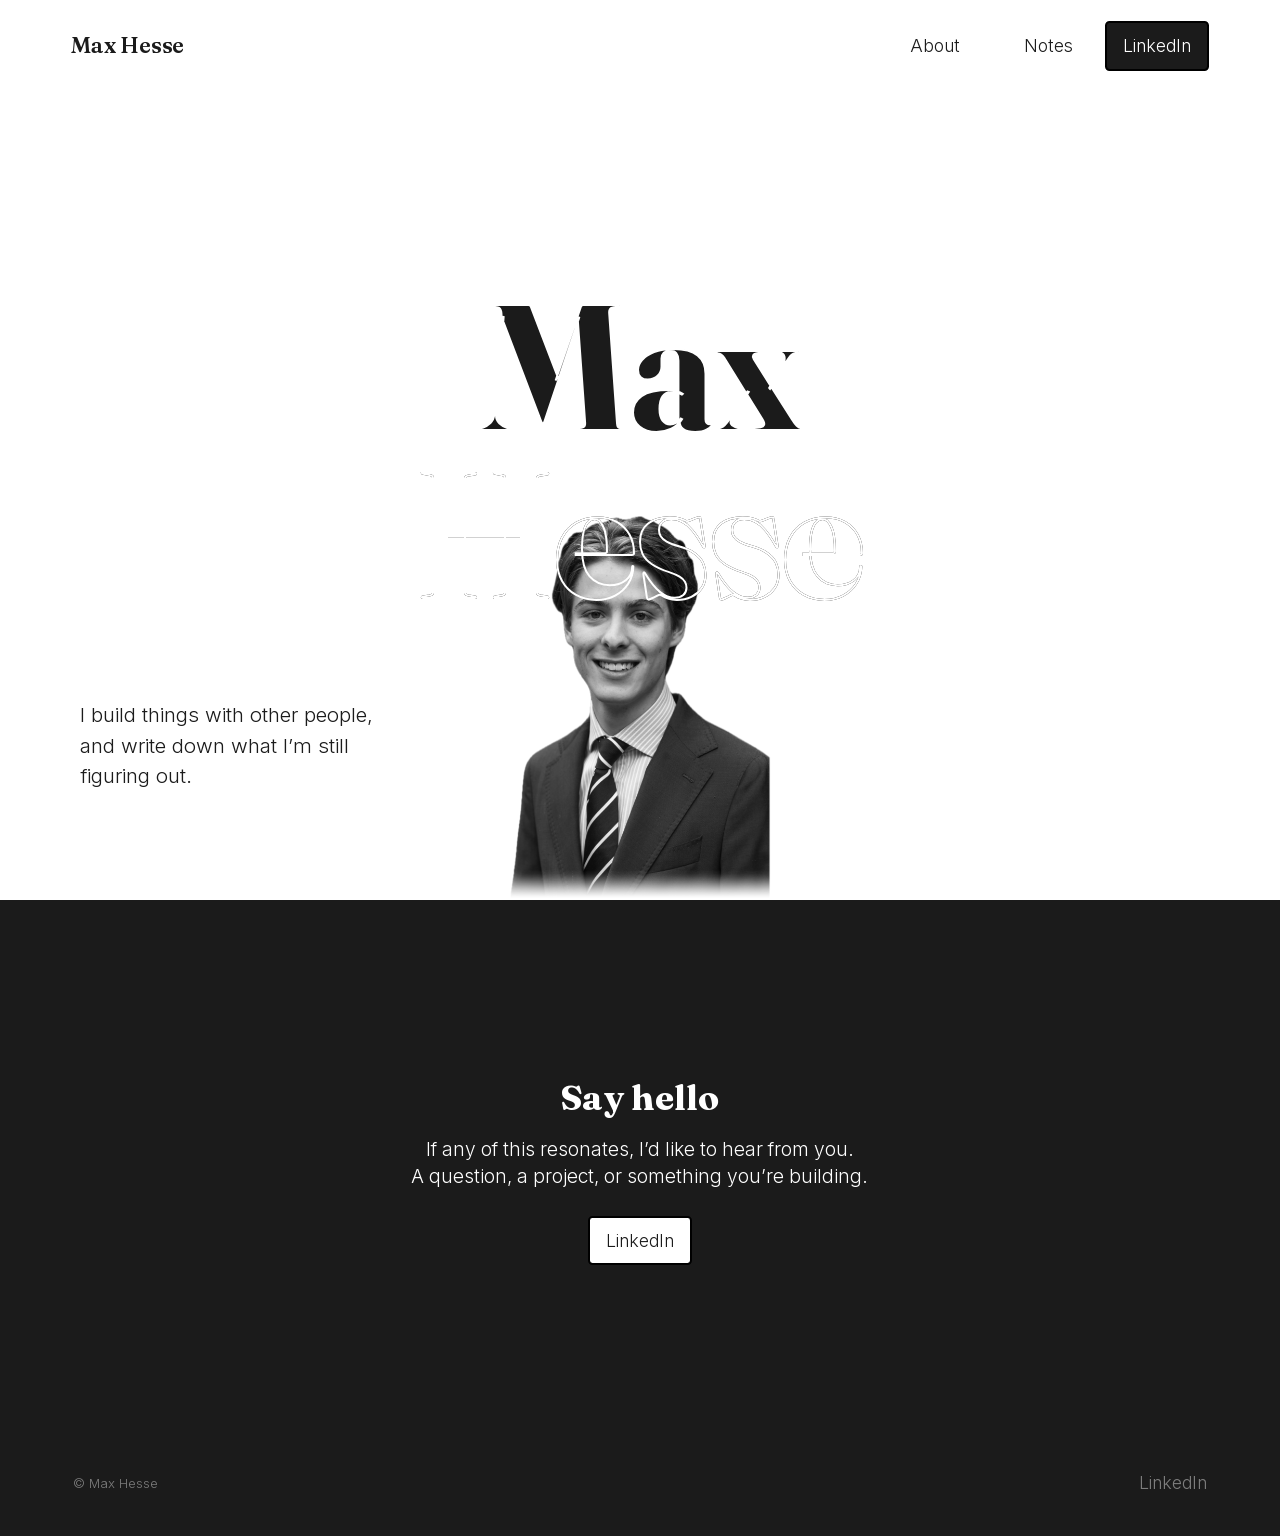
<file: index.html>
<!DOCTYPE html>
<html lang="en">
<head>
<meta charset="utf-8">
<title>Max Hesse</title>
<meta name="description" content="I build things with other people, and write down what I'm still figuring out. Student in Maastricht, co-founder of MAIN, the Maastricht AI &amp; Tech Network.">
<meta content="width=device-width, initial-scale=1" name="viewport">
<link href="css/style.css?v=13" rel="stylesheet" type="text/css">
<meta property="og:title" content="Max Hesse">
<meta property="og:description" content="I build things with other people, and write down what I'm still figuring out.">
<meta property="og:type" content="website">
<meta property="og:url" content="https://maxleohesse.com/">
<meta name="twitter:card" content="summary_large_image">
<link rel="icon" href="/favicon-32.png" sizes="32x32" type="image/png">
<link rel="icon" href="/favicon-512.png" sizes="512x512" type="image/png">
<link rel="apple-touch-icon" href="/apple-touch-icon.png">
<meta property="og:image" content="https://maxleohesse.com/images/og-image.png">
<meta property="og:image:width" content="1200">
<meta property="og:image:height" content="630">
<meta name="twitter:image" content="https://maxleohesse.com/images/og-image.png">
<script>document.documentElement.className += ' js';</script>
</head>
<body class="body is-entering">

<div class="preloader"><div class="panel__wrapper"><div class="panel-left"></div><div class="panel-right"></div><span class="preloader__wordmark">MH</span></div></div>

<div class="global">
<div class="black-curtain_transition"><div class="panel__wrapper"><div class="colorpanel-left"></div><div class="colorpanel-right"></div></div></div>

<nav class="nav flex-split is--white">
  <div class="container-xl is--menu">
    <a href="./" class="nav__logo w-inline-block w--current"><span class="nav__wordmark">Max Hesse</span></a>
    <div class="menu__button" id="menuButton">
      <div class="line"></div><div class="line"></div><div class="line"></div>
      <div class="close"><div class="cross is--reverse"></div><div class="cross"></div></div>
    </div>
    <div class="nav__menu hide">
      <a href="about/" class="nav__item is-transition">About</a>
      <a href="notes/" class="nav__item is-transition">Notes</a>
      <a href="https://www.linkedin.com/in/maxlhesse" target="_blank" rel="noopener" class="cta menu w-button">LinkedIn</a>
    </div>
    <div class="nav__mobile">
      <div class="menu__line is--top"></div>
      <a href="about/" class="nav__item--wrapper w-inline-block">
        <div class="nav__item--title">About</div>
        <div class="faq__arrow is--mobile"><svg class="faq__arrow--image" viewBox="0 0 24 24" fill="none" aria-hidden="true"><path d="M5 12h14M13 6l6 6-6 6" stroke="currentColor" stroke-width="2.2" stroke-linecap="round" stroke-linejoin="round"/></svg></div>
        <div class="menu__line"></div>
      </a>
      <a href="notes/" class="nav__item--wrapper w-inline-block">
        <div class="nav__item--title">Notes</div>
        <div class="faq__arrow is--mobile"><svg class="faq__arrow--image" viewBox="0 0 24 24" fill="none" aria-hidden="true"><path d="M5 12h14M13 6l6 6-6 6" stroke="currentColor" stroke-width="2.2" stroke-linecap="round" stroke-linejoin="round"/></svg></div>
        <div class="menu__line"></div>
      </a>
      <div class="nav__contact-wrapper">
        <a href="https://www.linkedin.com/in/maxlhesse" target="_blank" rel="noopener" class="nav__contact">LinkedIn</a>
      </div>
    </div>
  </div>
</nav>

<div class="cursor"><div class="cursor__circle"><svg class="cursor__img" viewBox="0 0 24 24" fill="none" aria-hidden="true"><path d="M5 12h14M13 6l6 6-6 6" stroke="currentColor" stroke-width="2.2" stroke-linecap="round" stroke-linejoin="round"/></svg></div></div>
</div>

<div class="main">
  <section class="section is--intro">
    <div class="container-xl is--intro">
      <div class="intro__content-wrapper">
        <div class="heading-outline__wrapper">
          <h1 class="heading-outline is--first"><span class="intro__link is--first">Max</span></h1>
          <div class="intro__title"><span class="intro__link-web">Max</span></div>
        </div>
        <div class="heading-outline__wrapper">
          <div class="heading-outline"><span class="intro__link is--second">Hesse</span></div>
          <div class="heading-xl"><span class="intro__link-photo is--outline-text">Hesse</span></div>
        </div>
        <p class="intro__sentence">I build things with other people, and write down what I&rsquo;m still figuring out.</p>
      </div>
      <img src="images/me.png" loading="eager" sizes="(max-width: 479px) 90vw, (max-width: 767px) 80vw, 40vw" alt="Portrait of Max Hesse" class="intro__photo">
    </div>
  </section>

  <section class="section is--contact is--black">
    <div class="container is--contact">
      <div class="is--centered">
        <h3 class="text-white">Say hello</h3>
        <p class="text-white">If any of this resonates, I&rsquo;d like to hear from you.<br>A question, a project, or something you&rsquo;re building.</p>
        <div class="cta__footer-wrapper">
          <a href="https://www.linkedin.com/in/maxlhesse" target="_blank" rel="noopener" class="cta is--reverse w-button">LinkedIn</a>
        </div>
      </div>
    </div>
  </section>

  <footer class="site-footer">
    <span>&copy; Max Hesse</span>
    <a href="https://www.linkedin.com/in/maxlhesse" target="_blank" rel="noopener">LinkedIn</a>
  </footer>
</div>

<script src="js/main.js?v=13"></script>
</body>
</html>
</file>
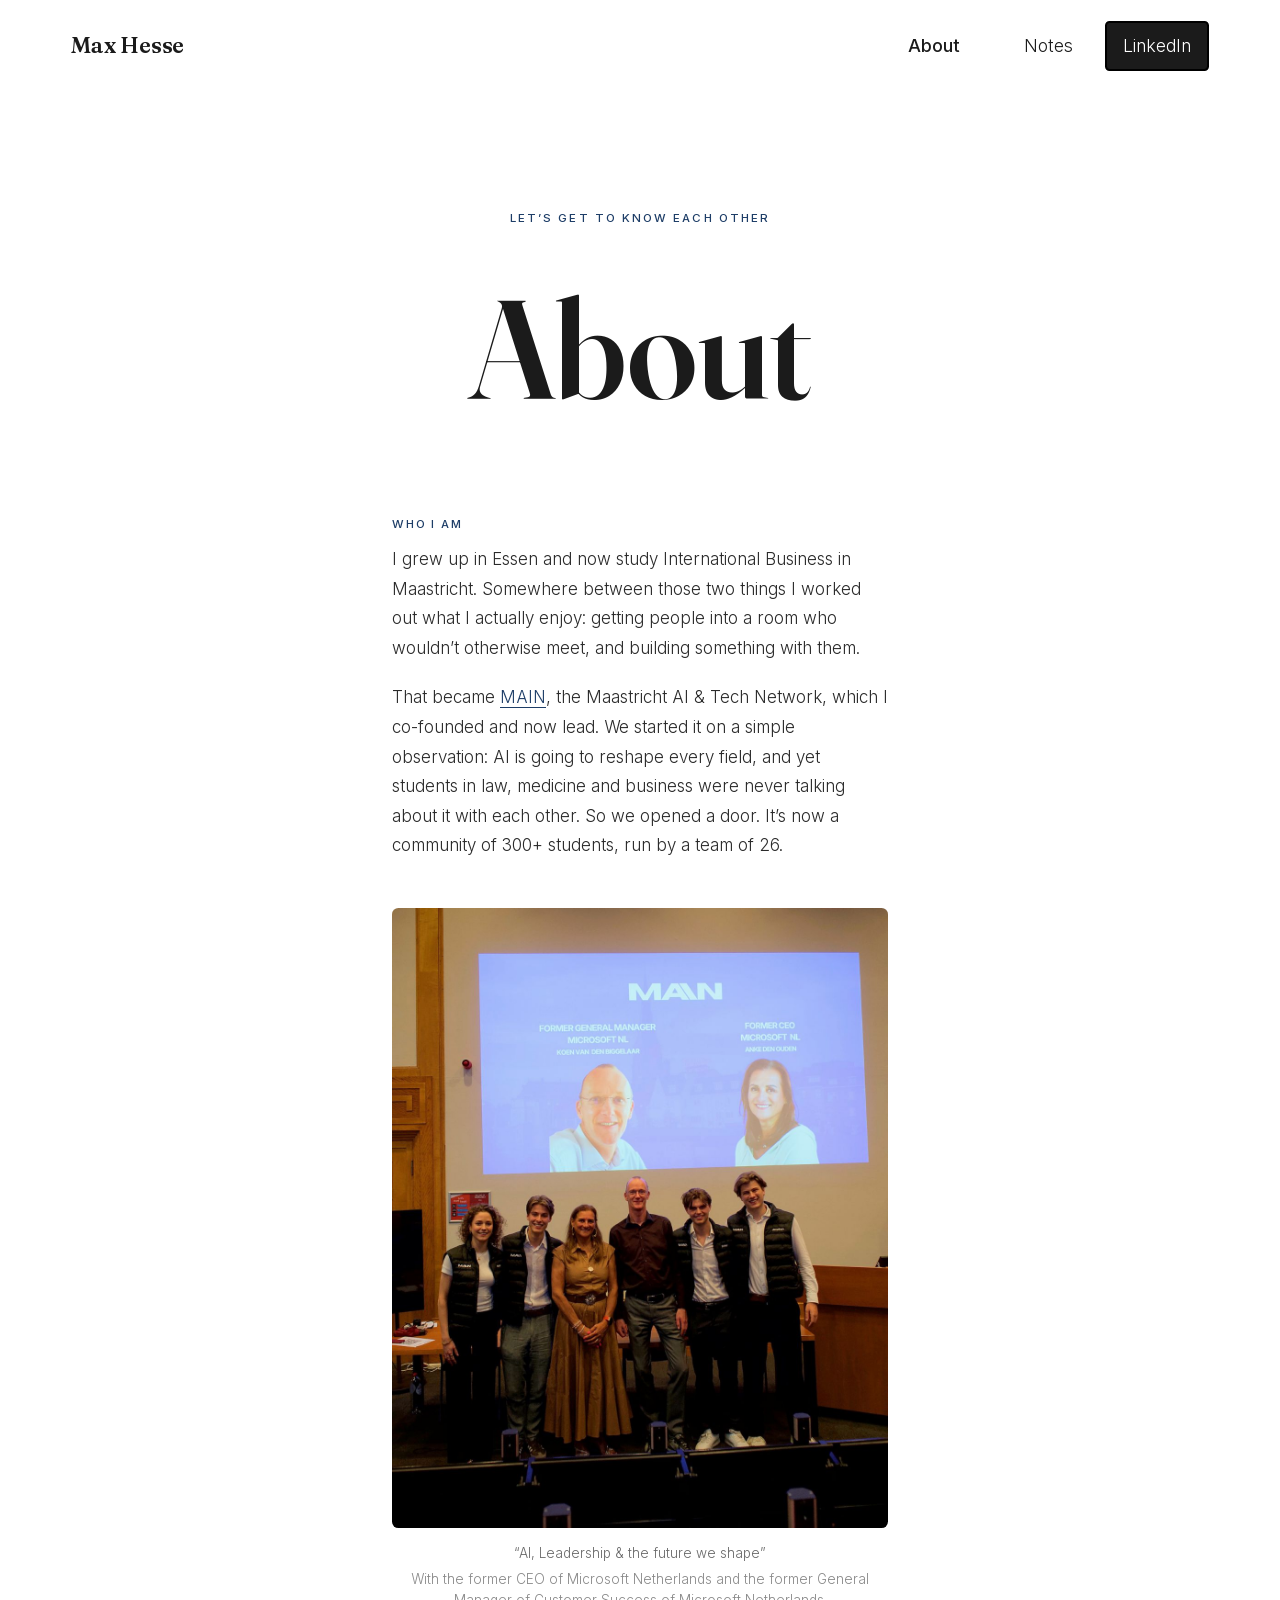
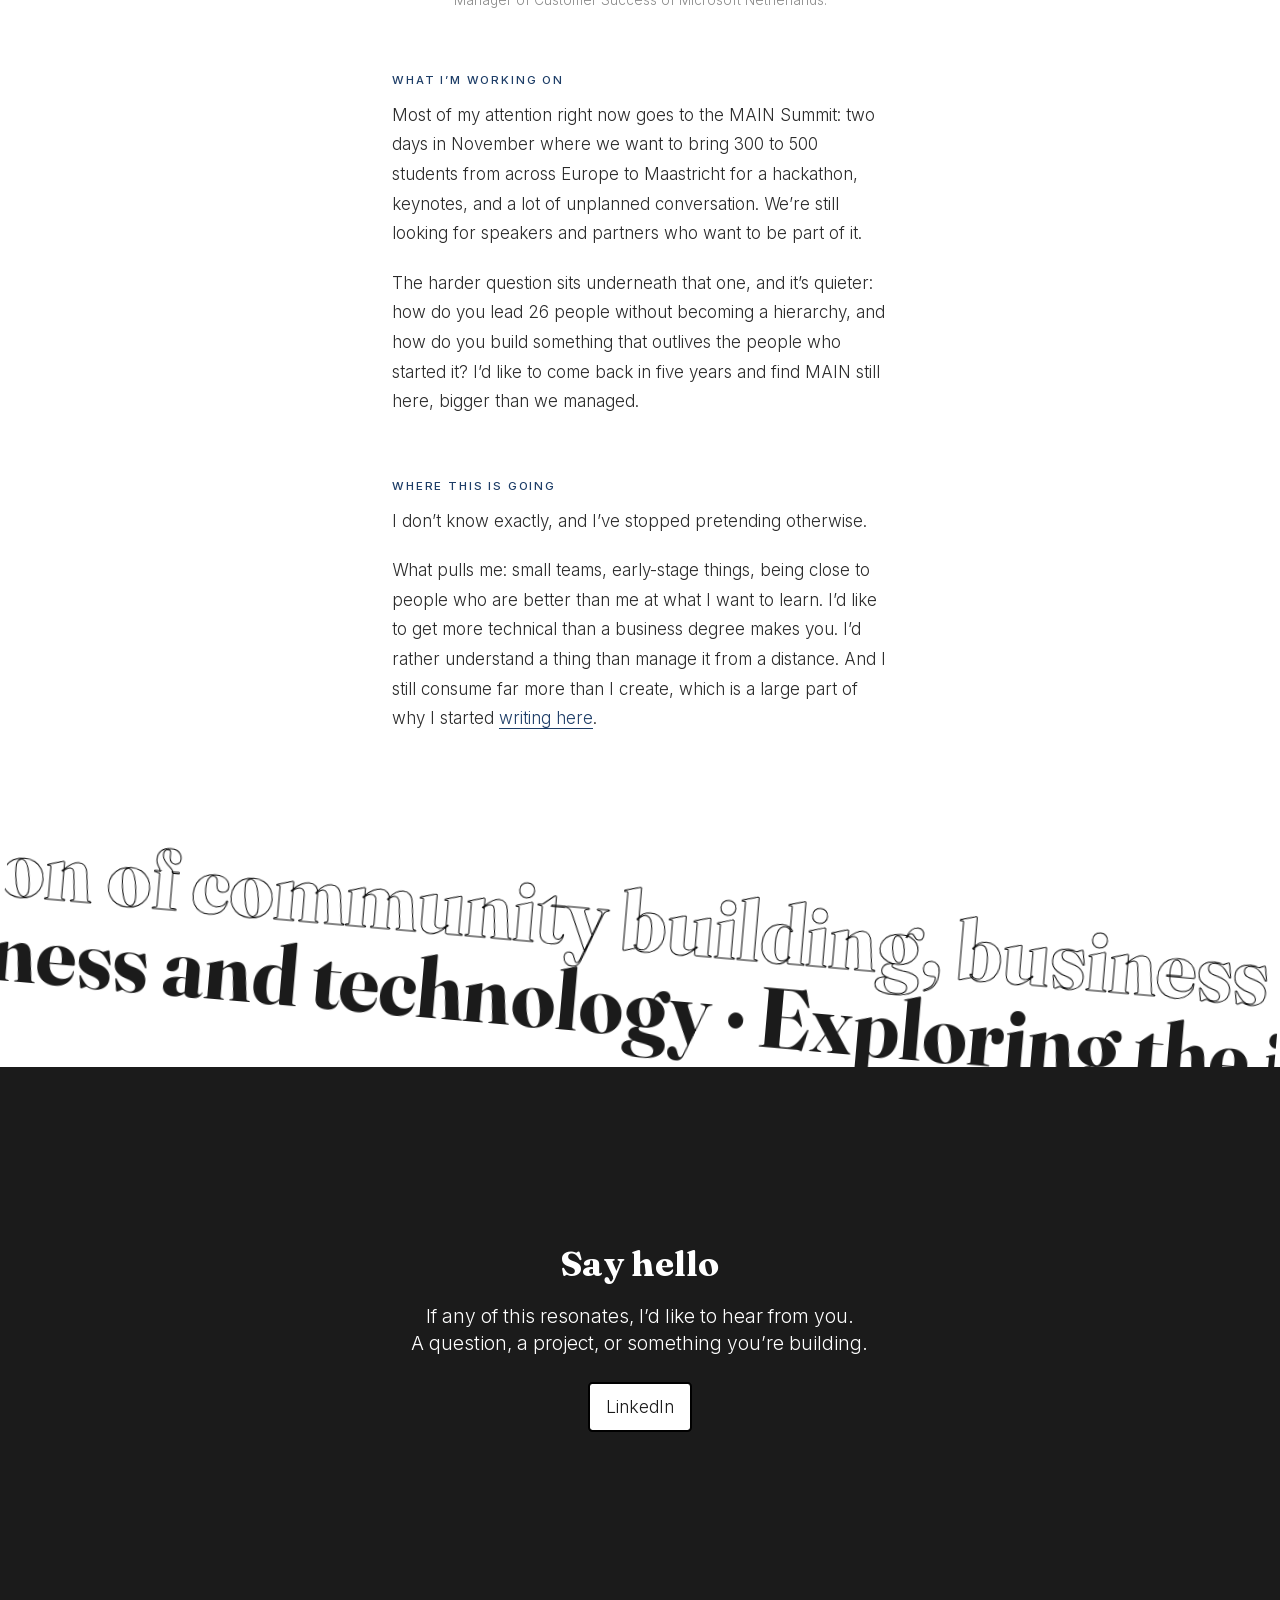
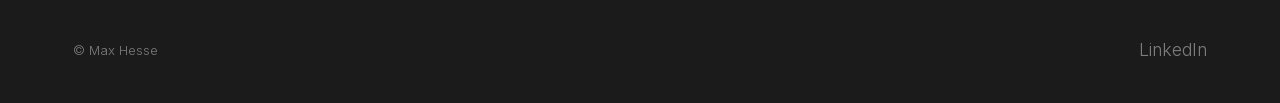
<file: about/index.html>
<!DOCTYPE html>
<html lang="en">
<head>
<meta charset="utf-8">
<title>About · Max Hesse</title>
<meta name="description" content="Who I am, what I'm working on, and where this might be going. Student in Maastricht, co-founder of MAIN, the Maastricht AI &amp; Tech Network.">
<meta content="width=device-width, initial-scale=1" name="viewport">
<link href="../css/style.css?v=13" rel="stylesheet" type="text/css">
<meta property="og:title" content="About · Max Hesse">
<meta property="og:description" content="Who I am, what I'm working on, and where this might be going.">
<meta property="og:type" content="article">
<meta property="og:url" content="https://maxleohesse.com/about/">
<meta name="twitter:card" content="summary_large_image">
<link rel="icon" href="/favicon-32.png" sizes="32x32" type="image/png">
<link rel="icon" href="/favicon-512.png" sizes="512x512" type="image/png">
<link rel="apple-touch-icon" href="/apple-touch-icon.png">
<meta property="og:image" content="https://maxleohesse.com/images/og-image.png">
<meta property="og:image:width" content="1200">
<meta property="og:image:height" content="630">
<meta name="twitter:image" content="https://maxleohesse.com/images/og-image.png">
<script>document.documentElement.className += ' js';</script>
</head>
<body class="body is-entering">

<div class="global">
<div class="black-curtain_transition"><div class="panel__wrapper"><div class="colorpanel-left"></div><div class="colorpanel-right"></div></div></div>

<nav class="nav flex-split is--white">
  <div class="container-xl is--menu">
    <a href="../" class="nav__logo w-inline-block"><span class="nav__wordmark">Max Hesse</span></a>
    <div class="menu__button" id="menuButton">
      <div class="line"></div><div class="line"></div><div class="line"></div>
      <div class="close"><div class="cross is--reverse"></div><div class="cross"></div></div>
    </div>
    <div class="nav__menu hide">
      <a href="./" class="nav__item is-transition w--current">About</a>
      <a href="../notes/" class="nav__item is-transition">Notes</a>
      <a href="https://www.linkedin.com/in/maxlhesse" target="_blank" rel="noopener" class="cta menu w-button">LinkedIn</a>
    </div>
    <div class="nav__mobile">
      <div class="menu__line is--top"></div>
      <a href="./" class="nav__item--wrapper w-inline-block">
        <div class="nav__item--title">About</div>
        <div class="faq__arrow is--mobile"><svg class="faq__arrow--image" viewBox="0 0 24 24" fill="none" aria-hidden="true"><path d="M5 12h14M13 6l6 6-6 6" stroke="currentColor" stroke-width="2.2" stroke-linecap="round" stroke-linejoin="round"/></svg></div>
        <div class="menu__line"></div>
      </a>
      <a href="../notes/" class="nav__item--wrapper w-inline-block">
        <div class="nav__item--title">Notes</div>
        <div class="faq__arrow is--mobile"><svg class="faq__arrow--image" viewBox="0 0 24 24" fill="none" aria-hidden="true"><path d="M5 12h14M13 6l6 6-6 6" stroke="currentColor" stroke-width="2.2" stroke-linecap="round" stroke-linejoin="round"/></svg></div>
        <div class="menu__line"></div>
      </a>
      <div class="nav__contact-wrapper">
        <a href="https://www.linkedin.com/in/maxlhesse" target="_blank" rel="noopener" class="nav__contact">LinkedIn</a>
      </div>
    </div>
  </div>
</nav>

<div class="cursor"><div class="cursor__circle"><svg class="cursor__img" viewBox="0 0 24 24" fill="none" aria-hidden="true"><path d="M5 12h14M13 6l6 6-6 6" stroke="currentColor" stroke-width="2.2" stroke-linecap="round" stroke-linejoin="round"/></svg></div></div>

<div class="loader"><div class="nav-bg"><span class="preloader__wordmark">MH</span></div><div class="loader-bottom-img"></div></div>
</div>

<div class="main">
  <div class="overflow-hidden">

    <header class="page-head">
      <div class="about__heading-content">
        <h5 class="is--centered">Let&rsquo;s get to know each other</h5>
        <div class="about__heading-wrapper">
          <h1 class="about__heading">About</h1>
        </div>
      </div>
    </header>

    <section class="section is--marginless">
      <div class="container-xs">

        <div class="layer reveal">
          <div class="heading_style-h5">Who I am</div>
          <p>I grew up in Essen and now study International Business in Maastricht. Somewhere between those two things I worked out what I actually enjoy: getting people into a room who wouldn&rsquo;t otherwise meet, and building something with them.</p>
          <p>That became <a href="https://mainmaastricht.com" target="_blank" rel="noopener" class="text-link">MAIN</a>, the Maastricht AI &amp; Tech Network, which I co-founded and now lead. We started it on a simple observation: AI is going to reshape every field, and yet students in law, medicine and business were never talking about it with each other. So we opened a door. It&rsquo;s now a community of 300+ students, run by a team of 26.</p>

          <figure class="figure">
            <img src="../images/main-event.jpg" loading="lazy" width="1080" height="1350" alt="The MAIN board on stage in Maastricht after the keynote, in front of a slide announcing the two Microsoft Netherlands speakers." class="figure__img">
            <figcaption class="figure__caption"><span class="figure__caption-title">&ldquo;AI, Leadership &amp; the future we shape&rdquo;</span>With the former CEO of Microsoft Netherlands and the former General Manager of Customer Success of Microsoft Netherlands.</figcaption>
          </figure>
        </div>

        <div class="layer reveal">
          <div class="heading_style-h5">What I&rsquo;m working on</div>
          <p>Most of my attention right now goes to the MAIN Summit: two days in November where we want to bring 300 to 500 students from across Europe to Maastricht for a hackathon, keynotes, and a lot of unplanned conversation. We&rsquo;re still looking for speakers and partners who want to be part of it.</p>
          <p>The harder question sits underneath that one, and it&rsquo;s quieter: how do you lead 26 people without becoming a hierarchy, and how do you build something that outlives the people who started it? I&rsquo;d like to come back in five years and find MAIN still here, bigger than we managed.</p>
        </div>

        <div class="layer reveal">
          <div class="heading_style-h5">Where this is going</div>
          <p>I don&rsquo;t know exactly, and I&rsquo;ve stopped pretending otherwise.</p>
          <p>What pulls me: small teams, early-stage things, being close to people who are better than me at what I want to learn. I&rsquo;d like to get more technical than a business degree makes you. I&rsquo;d rather understand a thing than manage it from a distance. And I still consume far more than I create, which is a large part of why I started <a href="../notes/" class="text-link">writing here</a>.</p>
        </div>

      </div>
    </section>

    <section class="section is--smwyg">
      <div class="super-text first is--outline-text">Exploring the intersection of community building, business and technology &middot;&nbsp;Exploring the intersection of community building, business and technology &middot;&nbsp;Exploring the intersection of community building, business and technology &middot;&nbsp;</div>
      <div class="super-text second">Exploring the intersection of community building, business and technology &middot;&nbsp;Exploring the intersection of community building, business and technology &middot;&nbsp;Exploring the intersection of community building, business and technology &middot;&nbsp;</div>
    </section>

    <section class="section is--contact is--black">
      <div class="container is--contact">
        <div class="is--centered">
          <h3 class="text-white">Say hello</h3>
          <p class="text-white">If any of this resonates, I&rsquo;d like to hear from you.<br>A question, a project, or something you&rsquo;re building.</p>
          <div class="cta__footer-wrapper">
            <a href="https://www.linkedin.com/in/maxlhesse" target="_blank" rel="noopener" class="cta is--reverse w-button">LinkedIn</a>
          </div>
        </div>
      </div>
    </section>

    <footer class="site-footer">
      <span>&copy; Max Hesse</span>
      <a href="https://www.linkedin.com/in/maxlhesse" target="_blank" rel="noopener">LinkedIn</a>
    </footer>

  </div>
</div>

<script src="../js/main.js?v=13"></script>
</body>
</html>
</file>
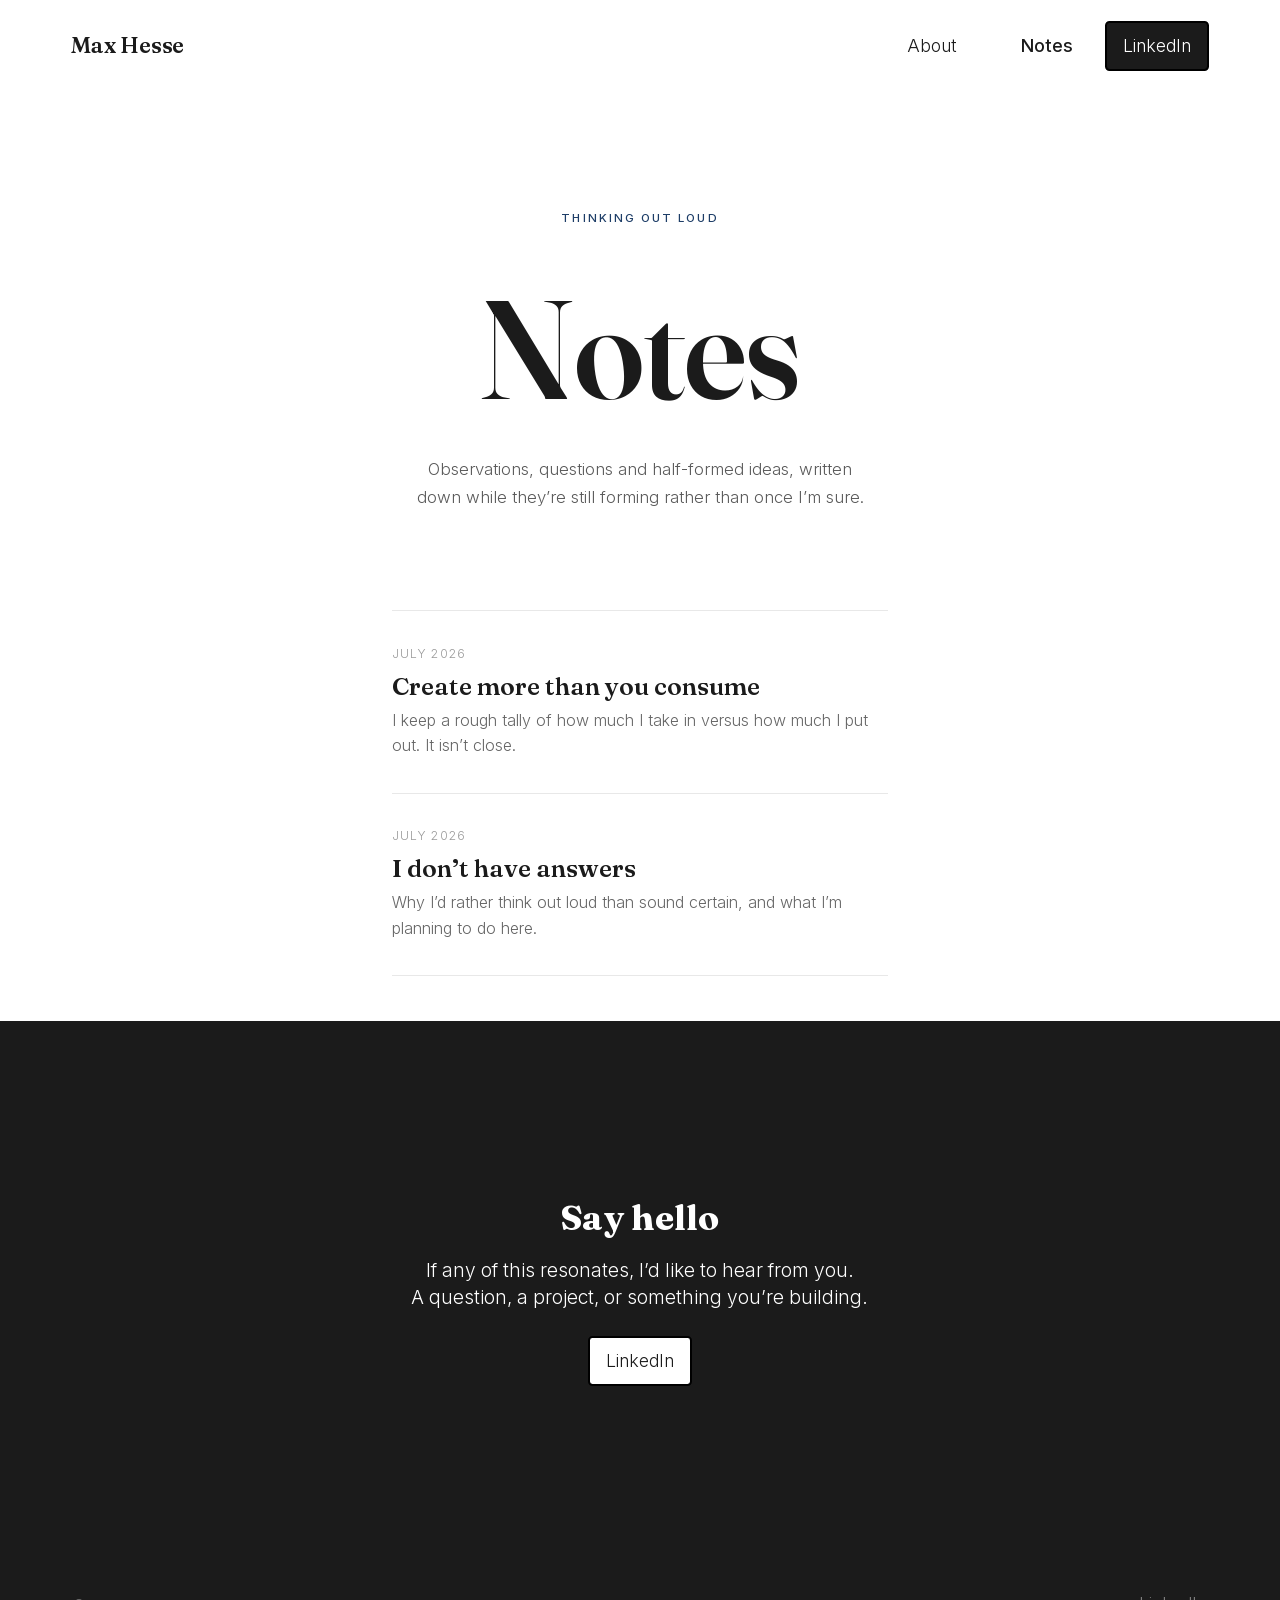
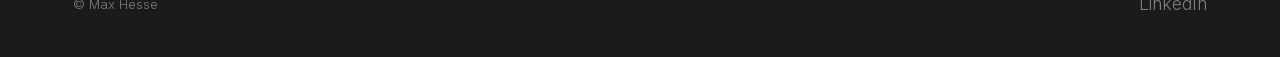
<file: notes/index.html>
<!DOCTYPE html>
<html lang="en">
<head>
<meta charset="utf-8">
<title>Notes · Max Hesse</title>
<meta name="description" content="Observations, questions and half-formed ideas, written down while they're still forming.">
<meta content="width=device-width, initial-scale=1" name="viewport">
<link href="../css/style.css?v=13" rel="stylesheet" type="text/css">
<meta property="og:title" content="Notes · Max Hesse">
<meta property="og:description" content="Observations, questions and half-formed ideas, written down while they're still forming.">
<meta property="og:type" content="website">
<meta property="og:url" content="https://maxleohesse.com/notes/">
<meta name="twitter:card" content="summary_large_image">
<link rel="icon" href="/favicon-32.png" sizes="32x32" type="image/png">
<link rel="icon" href="/favicon-512.png" sizes="512x512" type="image/png">
<link rel="apple-touch-icon" href="/apple-touch-icon.png">
<meta property="og:image" content="https://maxleohesse.com/images/og-image.png">
<meta property="og:image:width" content="1200">
<meta property="og:image:height" content="630">
<meta name="twitter:image" content="https://maxleohesse.com/images/og-image.png">
<script>document.documentElement.className += ' js';</script>
</head>
<body class="body is-entering">

<div class="global">
<div class="black-curtain_transition"><div class="panel__wrapper"><div class="colorpanel-left"></div><div class="colorpanel-right"></div></div></div>

<nav class="nav flex-split is--white">
  <div class="container-xl is--menu">
    <a href="../" class="nav__logo w-inline-block"><span class="nav__wordmark">Max Hesse</span></a>
    <div class="menu__button" id="menuButton">
      <div class="line"></div><div class="line"></div><div class="line"></div>
      <div class="close"><div class="cross is--reverse"></div><div class="cross"></div></div>
    </div>
    <div class="nav__menu hide">
      <a href="../about/" class="nav__item is-transition">About</a>
      <a href="./" class="nav__item is-transition w--current">Notes</a>
      <a href="https://www.linkedin.com/in/maxlhesse" target="_blank" rel="noopener" class="cta menu w-button">LinkedIn</a>
    </div>
    <div class="nav__mobile">
      <div class="menu__line is--top"></div>
      <a href="../about/" class="nav__item--wrapper w-inline-block">
        <div class="nav__item--title">About</div>
        <div class="faq__arrow is--mobile"><svg class="faq__arrow--image" viewBox="0 0 24 24" fill="none" aria-hidden="true"><path d="M5 12h14M13 6l6 6-6 6" stroke="currentColor" stroke-width="2.2" stroke-linecap="round" stroke-linejoin="round"/></svg></div>
        <div class="menu__line"></div>
      </a>
      <a href="./" class="nav__item--wrapper w-inline-block">
        <div class="nav__item--title">Notes</div>
        <div class="faq__arrow is--mobile"><svg class="faq__arrow--image" viewBox="0 0 24 24" fill="none" aria-hidden="true"><path d="M5 12h14M13 6l6 6-6 6" stroke="currentColor" stroke-width="2.2" stroke-linecap="round" stroke-linejoin="round"/></svg></div>
        <div class="menu__line"></div>
      </a>
      <div class="nav__contact-wrapper">
        <a href="https://www.linkedin.com/in/maxlhesse" target="_blank" rel="noopener" class="nav__contact">LinkedIn</a>
      </div>
    </div>
  </div>
</nav>

<div class="cursor"><div class="cursor__circle"><svg class="cursor__img" viewBox="0 0 24 24" fill="none" aria-hidden="true"><path d="M5 12h14M13 6l6 6-6 6" stroke="currentColor" stroke-width="2.2" stroke-linecap="round" stroke-linejoin="round"/></svg></div></div>

<div class="loader"><div class="nav-bg"><span class="preloader__wordmark">MH</span></div><div class="loader-bottom-img"></div></div>
</div>

<div class="main">
  <div class="overflow-hidden">

    <header class="page-head">
      <div class="about__heading-content">
        <h5 class="is--centered">Thinking out loud</h5>
        <div class="about__heading-wrapper">
          <h1 class="about__heading">Notes</h1>
        </div>
      </div>
      <p class="page-head__intro">Observations, questions and half-formed ideas, written down while they&rsquo;re still forming rather than once I&rsquo;m sure.</p>
    </header>

    <section class="section is--marginless">
      <div class="container-xs">
        <div class="notes-list">

          <!-- newest first -->
          <a class="note-item" href="create-more-than-you-consume/">
            <span class="note-item__date">July 2026</span>
            <h2 class="note-item__title">Create more than you consume</h2>
            <p class="note-item__teaser">I keep a rough tally of how much I take in versus how much I put out. It isn&rsquo;t close.</p>
          </a>

          <a class="note-item" href="i-dont-have-answers/">
            <span class="note-item__date">July 2026</span>
            <h2 class="note-item__title">I don&rsquo;t have answers</h2>
            <p class="note-item__teaser">Why I&rsquo;d rather think out loud than sound certain, and what I&rsquo;m planning to do here.</p>
          </a>

        </div>
      </div>
    </section>

    <section class="section is--contact is--black">
      <div class="container is--contact">
        <div class="is--centered">
          <h3 class="text-white">Say hello</h3>
          <p class="text-white">If any of this resonates, I&rsquo;d like to hear from you.<br>A question, a project, or something you&rsquo;re building.</p>
          <div class="cta__footer-wrapper">
            <a href="https://www.linkedin.com/in/maxlhesse" target="_blank" rel="noopener" class="cta is--reverse w-button">LinkedIn</a>
          </div>
        </div>
      </div>
    </section>

    <footer class="site-footer">
      <span>&copy; Max Hesse</span>
      <a href="https://www.linkedin.com/in/maxlhesse" target="_blank" rel="noopener">LinkedIn</a>
    </footer>

  </div>
</div>

<script src="../js/main.js?v=13"></script>
</body>
</html>
</file>
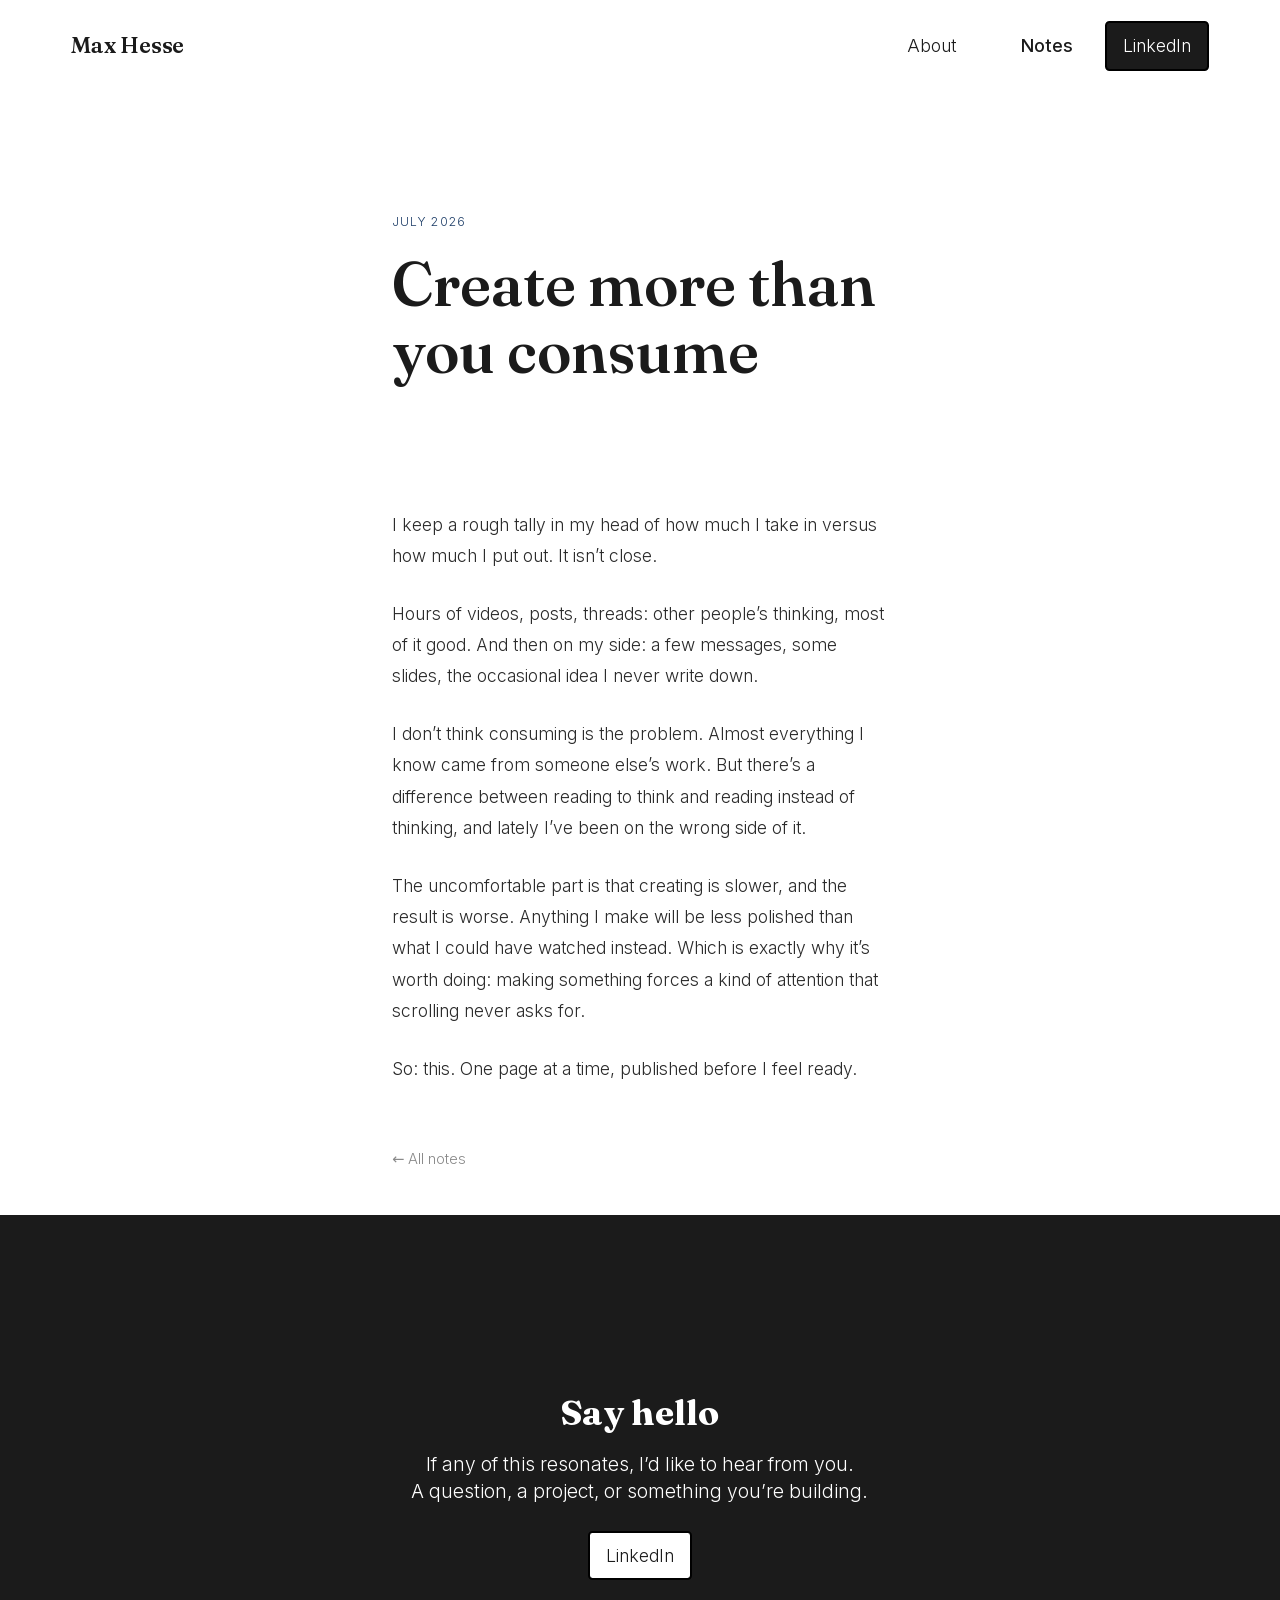
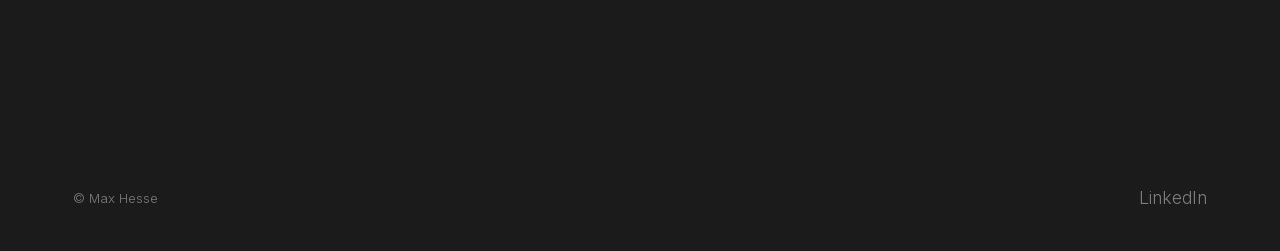
<file: notes/create-more-than-you-consume/index.html>
<!DOCTYPE html>
<html lang="en">
<head>
<meta charset="utf-8">
<title>Create more than you consume · Max Hesse</title>
<meta name="description" content="I keep a rough tally of how much I take in versus how much I put out. It isn't close.">
<meta content="width=device-width, initial-scale=1" name="viewport">
<link href="../../css/style.css?v=13" rel="stylesheet" type="text/css">
<meta property="og:title" content="Create more than you consume · Max Hesse">
<meta property="og:description" content="I keep a rough tally of how much I take in versus how much I put out. It isn't close.">
<meta property="og:type" content="article">
<meta property="og:url" content="https://maxleohesse.com/notes/create-more-than-you-consume/">
<meta name="twitter:card" content="summary_large_image">
<link rel="icon" href="/favicon-32.png" sizes="32x32" type="image/png">
<link rel="icon" href="/favicon-512.png" sizes="512x512" type="image/png">
<link rel="apple-touch-icon" href="/apple-touch-icon.png">
<meta property="og:image" content="https://maxleohesse.com/images/og-image.png">
<meta property="og:image:width" content="1200">
<meta property="og:image:height" content="630">
<meta name="twitter:image" content="https://maxleohesse.com/images/og-image.png">
<script>document.documentElement.className += ' js';</script>
</head>
<body class="body is-entering">

<div class="global">
<div class="black-curtain_transition"><div class="panel__wrapper"><div class="colorpanel-left"></div><div class="colorpanel-right"></div></div></div>

<nav class="nav flex-split is--white">
  <div class="container-xl is--menu">
    <a href="../../" class="nav__logo w-inline-block"><span class="nav__wordmark">Max Hesse</span></a>
    <div class="menu__button" id="menuButton">
      <div class="line"></div><div class="line"></div><div class="line"></div>
      <div class="close"><div class="cross is--reverse"></div><div class="cross"></div></div>
    </div>
    <div class="nav__menu hide">
      <a href="../../about/" class="nav__item is-transition">About</a>
      <a href="../" class="nav__item is-transition w--current">Notes</a>
      <a href="https://www.linkedin.com/in/maxlhesse" target="_blank" rel="noopener" class="cta menu w-button">LinkedIn</a>
    </div>
    <div class="nav__mobile">
      <div class="menu__line is--top"></div>
      <a href="../../about/" class="nav__item--wrapper w-inline-block">
        <div class="nav__item--title">About</div>
        <div class="faq__arrow is--mobile"><svg class="faq__arrow--image" viewBox="0 0 24 24" fill="none" aria-hidden="true"><path d="M5 12h14M13 6l6 6-6 6" stroke="currentColor" stroke-width="2.2" stroke-linecap="round" stroke-linejoin="round"/></svg></div>
        <div class="menu__line"></div>
      </a>
      <a href="../" class="nav__item--wrapper w-inline-block">
        <div class="nav__item--title">Notes</div>
        <div class="faq__arrow is--mobile"><svg class="faq__arrow--image" viewBox="0 0 24 24" fill="none" aria-hidden="true"><path d="M5 12h14M13 6l6 6-6 6" stroke="currentColor" stroke-width="2.2" stroke-linecap="round" stroke-linejoin="round"/></svg></div>
        <div class="menu__line"></div>
      </a>
      <div class="nav__contact-wrapper">
        <a href="https://www.linkedin.com/in/maxlhesse" target="_blank" rel="noopener" class="nav__contact">LinkedIn</a>
      </div>
    </div>
  </div>
</nav>

<div class="cursor"><div class="cursor__circle"><svg class="cursor__img" viewBox="0 0 24 24" fill="none" aria-hidden="true"><path d="M5 12h14M13 6l6 6-6 6" stroke="currentColor" stroke-width="2.2" stroke-linecap="round" stroke-linejoin="round"/></svg></div></div>

<div class="loader"><div class="nav-bg"><span class="preloader__wordmark">MH</span></div><div class="loader-bottom-img"></div></div>
</div>

<div class="main">
  <div class="overflow-hidden">

    <article class="note">
      <header class="note__head">
        <div class="container-xs">
          <span class="note__date">July 2026</span>
          <h1 class="note__title">Create more than you consume</h1>
        </div>
      </header>

      <div class="container-xs">
        <div class="note__body">
          <p>I keep a rough tally in my head of how much I take in versus how much I put out. It isn&rsquo;t close.</p>

          <p>Hours of videos, posts, threads: other people&rsquo;s thinking, most of it good. And then on my side: a few messages, some slides, the occasional idea I never write down.</p>

          <p>I don&rsquo;t think consuming is the problem. Almost everything I know came from someone else&rsquo;s work. But there&rsquo;s a difference between reading to think and reading instead of thinking, and lately I&rsquo;ve been on the wrong side of it.</p>

          <p>The uncomfortable part is that creating is slower, and the result is worse. Anything I make will be less polished than what I could have watched instead. Which is exactly why it&rsquo;s worth doing: making something forces a kind of attention that scrolling never asks for.</p>

          <p>So: this. One page at a time, published before I feel ready.</p>
        </div>

        <a href="../" class="back-link is-transition">&larr; All notes</a>
      </div>
    </article>

    <section class="section is--contact is--black">
      <div class="container is--contact">
        <div class="is--centered">
          <h3 class="text-white">Say hello</h3>
          <p class="text-white">If any of this resonates, I&rsquo;d like to hear from you.<br>A question, a project, or something you&rsquo;re building.</p>
          <div class="cta__footer-wrapper">
            <a href="https://www.linkedin.com/in/maxlhesse" target="_blank" rel="noopener" class="cta is--reverse w-button">LinkedIn</a>
          </div>
        </div>
      </div>
    </section>

    <footer class="site-footer">
      <span>&copy; Max Hesse</span>
      <a href="https://www.linkedin.com/in/maxlhesse" target="_blank" rel="noopener">LinkedIn</a>
    </footer>

  </div>
</div>

<script src="../../js/main.js?v=13"></script>
</body>
</html>
</file>
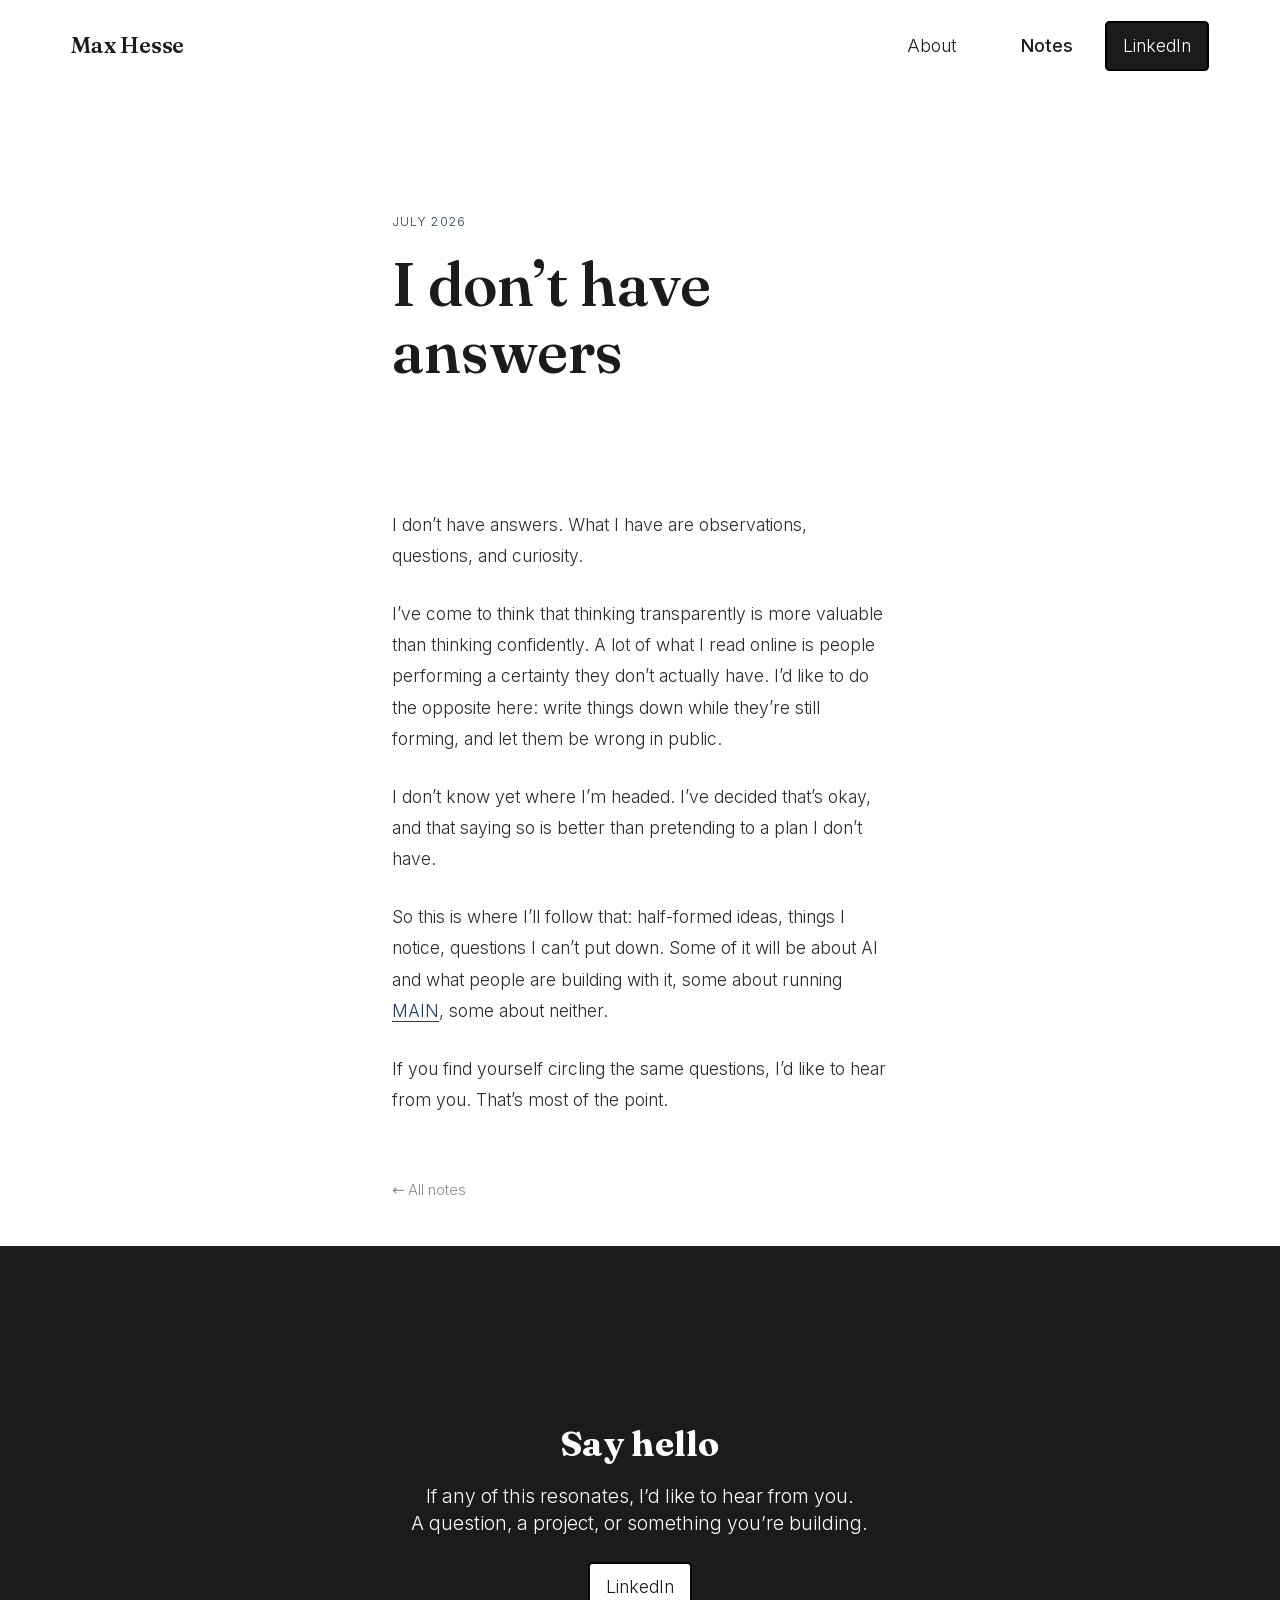
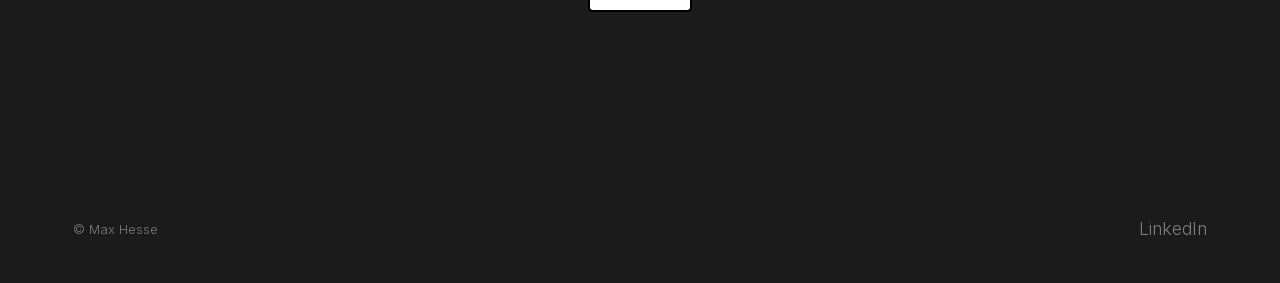
<file: notes/i-dont-have-answers/index.html>
<!DOCTYPE html>
<html lang="en">
<head>
<meta charset="utf-8">
<title>I don't have answers · Max Hesse</title>
<meta name="description" content="Why I'd rather think out loud than sound certain, and what I'm planning to do here.">
<meta content="width=device-width, initial-scale=1" name="viewport">
<link href="../../css/style.css?v=13" rel="stylesheet" type="text/css">
<meta property="og:title" content="I don't have answers · Max Hesse">
<meta property="og:description" content="Why I'd rather think out loud than sound certain.">
<meta property="og:type" content="article">
<meta property="og:url" content="https://maxleohesse.com/notes/i-dont-have-answers/">
<meta name="twitter:card" content="summary_large_image">
<link rel="icon" href="/favicon-32.png" sizes="32x32" type="image/png">
<link rel="icon" href="/favicon-512.png" sizes="512x512" type="image/png">
<link rel="apple-touch-icon" href="/apple-touch-icon.png">
<meta property="og:image" content="https://maxleohesse.com/images/og-image.png">
<meta property="og:image:width" content="1200">
<meta property="og:image:height" content="630">
<meta name="twitter:image" content="https://maxleohesse.com/images/og-image.png">
<script>document.documentElement.className += ' js';</script>
</head>
<body class="body is-entering">

<div class="global">
<div class="black-curtain_transition"><div class="panel__wrapper"><div class="colorpanel-left"></div><div class="colorpanel-right"></div></div></div>

<nav class="nav flex-split is--white">
  <div class="container-xl is--menu">
    <a href="../../" class="nav__logo w-inline-block"><span class="nav__wordmark">Max Hesse</span></a>
    <div class="menu__button" id="menuButton">
      <div class="line"></div><div class="line"></div><div class="line"></div>
      <div class="close"><div class="cross is--reverse"></div><div class="cross"></div></div>
    </div>
    <div class="nav__menu hide">
      <a href="../../about/" class="nav__item is-transition">About</a>
      <a href="../" class="nav__item is-transition w--current">Notes</a>
      <a href="https://www.linkedin.com/in/maxlhesse" target="_blank" rel="noopener" class="cta menu w-button">LinkedIn</a>
    </div>
    <div class="nav__mobile">
      <div class="menu__line is--top"></div>
      <a href="../../about/" class="nav__item--wrapper w-inline-block">
        <div class="nav__item--title">About</div>
        <div class="faq__arrow is--mobile"><svg class="faq__arrow--image" viewBox="0 0 24 24" fill="none" aria-hidden="true"><path d="M5 12h14M13 6l6 6-6 6" stroke="currentColor" stroke-width="2.2" stroke-linecap="round" stroke-linejoin="round"/></svg></div>
        <div class="menu__line"></div>
      </a>
      <a href="../" class="nav__item--wrapper w-inline-block">
        <div class="nav__item--title">Notes</div>
        <div class="faq__arrow is--mobile"><svg class="faq__arrow--image" viewBox="0 0 24 24" fill="none" aria-hidden="true"><path d="M5 12h14M13 6l6 6-6 6" stroke="currentColor" stroke-width="2.2" stroke-linecap="round" stroke-linejoin="round"/></svg></div>
        <div class="menu__line"></div>
      </a>
      <div class="nav__contact-wrapper">
        <a href="https://www.linkedin.com/in/maxlhesse" target="_blank" rel="noopener" class="nav__contact">LinkedIn</a>
      </div>
    </div>
  </div>
</nav>

<div class="cursor"><div class="cursor__circle"><svg class="cursor__img" viewBox="0 0 24 24" fill="none" aria-hidden="true"><path d="M5 12h14M13 6l6 6-6 6" stroke="currentColor" stroke-width="2.2" stroke-linecap="round" stroke-linejoin="round"/></svg></div></div>

<div class="loader"><div class="nav-bg"><span class="preloader__wordmark">MH</span></div><div class="loader-bottom-img"></div></div>
</div>

<div class="main">
  <div class="overflow-hidden">

    <article class="note">
      <header class="note__head">
        <div class="container-xs">
          <span class="note__date">July 2026</span>
          <h1 class="note__title">I don&rsquo;t have answers</h1>
        </div>
      </header>

      <div class="container-xs">
        <div class="note__body">
          <p>I don&rsquo;t have answers. What I have are observations, questions, and curiosity.</p>

          <p>I&rsquo;ve come to think that thinking transparently is more valuable than thinking confidently. A lot of what I read online is people performing a certainty they don&rsquo;t actually have. I&rsquo;d like to do the opposite here: write things down while they&rsquo;re still forming, and let them be wrong in public.</p>

          <p>I don&rsquo;t know yet where I&rsquo;m headed. I&rsquo;ve decided that&rsquo;s okay, and that saying so is better than pretending to a plan I don&rsquo;t have.</p>

          <p>So this is where I&rsquo;ll follow that: half-formed ideas, things I notice, questions I can&rsquo;t put down. Some of it will be about AI and what people are building with it, some about running <a href="https://mainmaastricht.com" target="_blank" rel="noopener" class="text-link">MAIN</a>, some about neither.</p>

          <p>If you find yourself circling the same questions, I&rsquo;d like to hear from you. That&rsquo;s most of the point.</p>
        </div>

        <a href="../" class="back-link is-transition">&larr; All notes</a>
      </div>
    </article>

    <section class="section is--contact is--black">
      <div class="container is--contact">
        <div class="is--centered">
          <h3 class="text-white">Say hello</h3>
          <p class="text-white">If any of this resonates, I&rsquo;d like to hear from you.<br>A question, a project, or something you&rsquo;re building.</p>
          <div class="cta__footer-wrapper">
            <a href="https://www.linkedin.com/in/maxlhesse" target="_blank" rel="noopener" class="cta is--reverse w-button">LinkedIn</a>
          </div>
        </div>
      </div>
    </section>

    <footer class="site-footer">
      <span>&copy; Max Hesse</span>
      <a href="https://www.linkedin.com/in/maxlhesse" target="_blank" rel="noopener">LinkedIn</a>
    </footer>

  </div>
</div>

<script src="../../js/main.js?v=13"></script>
</body>
</html>
</file>
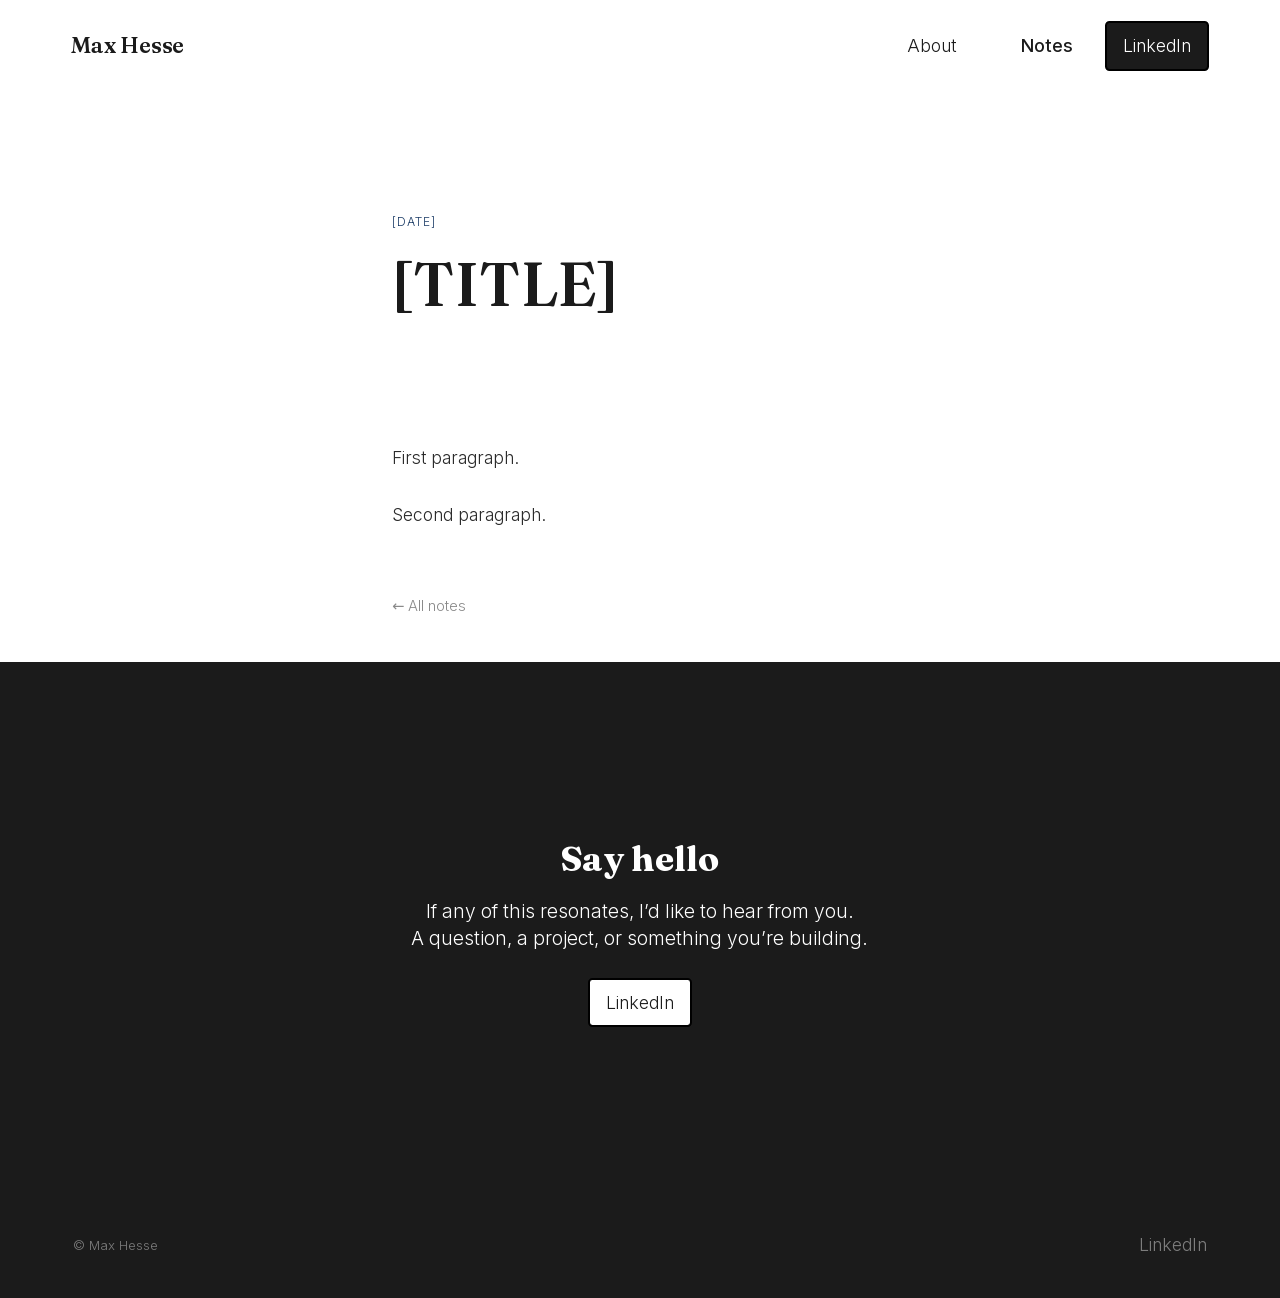
<file: notes/_template.html>
<!--
  ============================================================
  NOTE TEMPLATE: how to publish a new note (3 steps, ~2 min)
  ============================================================

  1. Copy this whole folder structure:
       notes/_template.html  ->  notes/your-note-slug/index.html
     Use a short, lowercase, hyphenated slug. It becomes the URL:
       maxleohesse.com/notes/your-note-slug/

  2. In the copied file, replace the four marked spots:
       [TITLE]        the headline
       [DATE]         e.g. "August 2026"
       [DESCRIPTION]  one sentence, used for search results and link previews
       [SLUG]         the folder name you chose
     Then write your paragraphs where it says WRITE HERE.
     Each paragraph goes in its own <p>...</p>.

  3. Add the note to the top of the list in notes/index.html:

       <a class="note-item" href="your-note-slug/">
         <span class="note-item__date">August 2026</span>
         <h2 class="note-item__title">Your title</h2>
         <p class="note-item__teaser">One line that makes someone want to read it.</p>
       </a>

     Newest goes first.

  Then commit and push. It's live in about a minute.

  Tips
  - Special characters: use &rsquo; for an apostrophe and &amp; for an ampersand.
    Avoid em dashes; a colon, comma or full stop almost always reads better.
  - A link inside a paragraph:
      <a href="https://example.com" target="_blank" rel="noopener" class="text-link">text</a>
  - If you change css/style.css or js/main.js, bump ?v=13 everywhere, otherwise
    people keep seeing the cached old version.
  - Delete this comment block in your copy.
-->
<!DOCTYPE html>
<html lang="en">
<head>
<meta charset="utf-8">
<title>[TITLE] · Max Hesse</title>
<meta name="description" content="[DESCRIPTION]">
<meta content="width=device-width, initial-scale=1" name="viewport">
<link href="../../css/style.css?v=13" rel="stylesheet" type="text/css">
<meta property="og:title" content="[TITLE] · Max Hesse">
<meta property="og:description" content="[DESCRIPTION]">
<meta property="og:type" content="article">
<meta property="og:url" content="https://maxleohesse.com/notes/[SLUG]/">
<meta name="twitter:card" content="summary_large_image">
<link rel="icon" href="/favicon-32.png" sizes="32x32" type="image/png">
<link rel="icon" href="/favicon-512.png" sizes="512x512" type="image/png">
<link rel="apple-touch-icon" href="/apple-touch-icon.png">
<meta property="og:image" content="https://maxleohesse.com/images/og-image.png">
<meta property="og:image:width" content="1200">
<meta property="og:image:height" content="630">
<meta name="twitter:image" content="https://maxleohesse.com/images/og-image.png">
<script>document.documentElement.className += ' js';</script>
</head>
<body class="body is-entering">

<div class="global">
<div class="black-curtain_transition"><div class="panel__wrapper"><div class="colorpanel-left"></div><div class="colorpanel-right"></div></div></div>

<nav class="nav flex-split is--white">
  <div class="container-xl is--menu">
    <a href="../../" class="nav__logo w-inline-block"><span class="nav__wordmark">Max Hesse</span></a>
    <div class="menu__button" id="menuButton">
      <div class="line"></div><div class="line"></div><div class="line"></div>
      <div class="close"><div class="cross is--reverse"></div><div class="cross"></div></div>
    </div>
    <div class="nav__menu hide">
      <a href="../../about/" class="nav__item is-transition">About</a>
      <a href="../" class="nav__item is-transition w--current">Notes</a>
      <a href="https://www.linkedin.com/in/maxlhesse" target="_blank" rel="noopener" class="cta menu w-button">LinkedIn</a>
    </div>
    <div class="nav__mobile">
      <div class="menu__line is--top"></div>
      <a href="../../about/" class="nav__item--wrapper w-inline-block">
        <div class="nav__item--title">About</div>
        <div class="faq__arrow is--mobile"><svg class="faq__arrow--image" viewBox="0 0 24 24" fill="none" aria-hidden="true"><path d="M5 12h14M13 6l6 6-6 6" stroke="currentColor" stroke-width="2.2" stroke-linecap="round" stroke-linejoin="round"/></svg></div>
        <div class="menu__line"></div>
      </a>
      <a href="../" class="nav__item--wrapper w-inline-block">
        <div class="nav__item--title">Notes</div>
        <div class="faq__arrow is--mobile"><svg class="faq__arrow--image" viewBox="0 0 24 24" fill="none" aria-hidden="true"><path d="M5 12h14M13 6l6 6-6 6" stroke="currentColor" stroke-width="2.2" stroke-linecap="round" stroke-linejoin="round"/></svg></div>
        <div class="menu__line"></div>
      </a>
      <div class="nav__contact-wrapper">
        <a href="https://www.linkedin.com/in/maxlhesse" target="_blank" rel="noopener" class="nav__contact">LinkedIn</a>
      </div>
    </div>
  </div>
</nav>

<div class="cursor"><div class="cursor__circle"><svg class="cursor__img" viewBox="0 0 24 24" fill="none" aria-hidden="true"><path d="M5 12h14M13 6l6 6-6 6" stroke="currentColor" stroke-width="2.2" stroke-linecap="round" stroke-linejoin="round"/></svg></div></div>

<div class="loader"><div class="nav-bg"><span class="preloader__wordmark">MH</span></div><div class="loader-bottom-img"></div></div>
</div>

<div class="main">
  <div class="overflow-hidden">

    <article class="note">
      <header class="note__head">
        <div class="container-xs">
          <span class="note__date">[DATE]</span>
          <h1 class="note__title">[TITLE]</h1>
        </div>
      </header>

      <div class="container-xs">
        <div class="note__body">

          <!-- WRITE HERE: one <p> per paragraph -->
          <p>First paragraph.</p>
          <p>Second paragraph.</p>

        </div>

        <a href="../" class="back-link is-transition">&larr; All notes</a>
      </div>
    </article>

    <section class="section is--contact is--black">
      <div class="container is--contact">
        <div class="is--centered">
          <h3 class="text-white">Say hello</h3>
          <p class="text-white">If any of this resonates, I&rsquo;d like to hear from you.<br>A question, a project, or something you&rsquo;re building.</p>
          <div class="cta__footer-wrapper">
            <a href="https://www.linkedin.com/in/maxlhesse" target="_blank" rel="noopener" class="cta is--reverse w-button">LinkedIn</a>
          </div>
        </div>
      </div>
    </section>

    <footer class="site-footer">
      <span>&copy; Max Hesse</span>
      <a href="https://www.linkedin.com/in/maxlhesse" target="_blank" rel="noopener">LinkedIn</a>
    </footer>

  </div>
</div>

<script src="../../js/main.js?v=13"></script>
</body>
</html>
</file>
<file: css/style.css>
/* Bazil rebuild — layout rules extracted from the original Webflow stylesheet,plus a hand-written interaction layer (see bottom). */

/* ---- self-hosted type (SIL Open Font License) ---- */
@font-face{font-family:'Fraunces';src:url('../fonts/Fraunces-latin-normal.woff2') format('woff2');unicode-range:U+0000-00FF,U+0131,U+0152-0153,U+02BB-02BC,U+02C6,U+02DA,U+02DC,U+0304,U+0308,U+0329,U+2000-206F,U+2074,U+20AC,U+2122,U+2191,U+2193,U+2212,U+2215,U+FEFF,U+FFFD;font-weight:300 900;font-display:swap}
@font-face{font-family:'Fraunces';src:url('../fonts/Fraunces-latin-ext-normal.woff2') format('woff2');unicode-range:U+0100-02BA,U+02BD-02C5,U+02C7-02CC,U+02CE-02D7,U+02DD-02FF,U+0304,U+0308,U+0329,U+1D00-1DBF,U+1E00-1E9F,U+1EF2-1EFF,U+2020,U+20A0-20AB,U+20AD-20C0,U+2113,U+2C60-2C7F,U+A720-A7FF;font-weight:300 900;font-display:swap}
@font-face{font-family:'Inter';src:url('../fonts/Inter-latin-normal.woff2') format('woff2');unicode-range:U+0000-00FF,U+0131,U+0152-0153,U+02BB-02BC,U+02C6,U+02DA,U+02DC,U+0304,U+0308,U+0329,U+2000-206F,U+2074,U+20AC,U+2122,U+2191,U+2193,U+2212,U+2215,U+FEFF,U+FFFD;font-weight:300 700;font-display:swap}
@font-face{font-family:'Inter';src:url('../fonts/Inter-latin-ext-normal.woff2') format('woff2');unicode-range:U+0100-02BA,U+02BD-02C5,U+02C7-02CC,U+02CE-02D7,U+02DD-02FF,U+0304,U+0308,U+0329,U+1D00-1DBF,U+1E00-1E9F,U+1EF2-1EFF,U+2020,U+20A0-20AB,U+20AD-20C0,U+2113,U+2C60-2C7F,U+A720-A7FF;font-weight:300 700;font-display:swap}
html{font-optical-sizing:auto}
html{-webkit-text-size-adjust:100%;-ms-text-size-adjust:100%;font-family:sans-serif}
body{margin:0}
article,aside,details,figcaption,figure,footer,header,hgroup,main,menu,nav,section,summary{display:block}
audio,canvas,progress,video{vertical-align:baseline;display:inline-block}
audio:not([controls]){height:0;display:none}
[hidden],template{display:none}
a{background-color:#0000}
a:active,a:hover{outline:0}
abbr[title]{border-bottom:1px dotted}
b,strong{font-weight:700}
dfn{font-style:italic}
h1{margin:.67em 0;font-size:2em}
mark{color:#000;background:#ff0}
small{font-size:80%}
sub,sup{vertical-align:baseline;font-size:75%;line-height:0;position:relative}
sup{top:-.5em}
sub{bottom:-.25em}
img{border:0}
svg:not(:root){overflow:hidden}
hr{box-sizing:content-box;height:0}
pre{overflow:auto}
code,kbd,pre,samp{font-family:monospace;font-size:1em}
button,input,optgroup,select,textarea{color:inherit;font:inherit;margin:0}
button{overflow:visible}
button,select{text-transform:none}
button,html input[type=button],input[type=reset]{-webkit-appearance:button;cursor:pointer}
button[disabled],html input[disabled]{cursor:default}
button::-moz-focus-inner,input::-moz-focus-inner{border:0;padding:0}
input{line-height:normal}
input[type=checkbox],input[type=radio]{box-sizing:border-box;padding:0}
input[type=number]::-webkit-inner-spin-button,input[type=number]::-webkit-outer-spin-button{height:auto}
input[type=search]{-webkit-appearance:none}
input[type=search]::-webkit-search-cancel-button,input[type=search]::-webkit-search-decoration{-webkit-appearance:none}
legend{border:0;padding:0}
textarea{overflow:auto}
optgroup{font-weight:700}
table{border-collapse:collapse;border-spacing:0}
td,th{padding:0}
@font-face{font-family:webflow-icons;src:url([data-uri])format("truetype");font-weight:400;font-style:normal}
[class^=w-icon-],[class*=\ w-icon-]{speak:none;font-variant:normal;text-transform:none;-webkit-font-smoothing:antialiased;-moz-osx-font-smoothing:grayscale;font-style:normal;font-weight:400;line-height:1;font-family:webflow-icons!important}
*{box-sizing:border-box}
html{height:100%}
body{color:#333;background-color:#fff;min-height:100%;margin:0;font-family:Arial,sans-serif;font-size:14px;line-height:20px}
img{vertical-align:middle;max-width:100%;display:inline-block}
.w-inline-block{max-width:100%;display:inline-block}
.w-button{color:#fff;line-height:inherit;cursor:pointer;background-color:#3898ec;border:0;border-radius:0;padding:9px 15px;text-decoration:none;display:inline-block}
input.w-button{-webkit-appearance:button}
html[data-w-dynpage] [data-w-cloak]{color:#0000!important}
h1,h2,h3,h4,h5,h6{margin-bottom:10px;font-weight:700}
h1{margin-top:20px;font-size:38px;line-height:44px}
h2{margin-top:20px;font-size:32px;line-height:36px}
h3{margin-top:20px;font-size:24px;line-height:30px}
h4{margin-top:10px;font-size:18px;line-height:24px}
h5{margin-top:10px;font-size:14px;line-height:20px}
h6{margin-top:10px;font-size:12px;line-height:18px}
p{margin-top:0;margin-bottom:10px}
blockquote{border-left:5px solid #e2e2e2;margin:0 0 10px;padding:10px 20px;font-size:18px;line-height:22px}
figure{margin:0 0 10px}
figcaption{text-align:center;margin-top:5px}
ul,ol{margin-top:0;margin-bottom:10px;padding-left:40px}
fieldset{border:0;margin:0;padding:0}
button,[type=button],[type=reset]{cursor:pointer;-webkit-appearance:button;border:0}
label{margin-bottom:5px;font-weight:700;display:block}
.w-dropdown-link.w--current{color:#0082f3}
.w-nav-link.w--current{color:#0082f3}
[data-nav-menu-open]{text-align:center;background:#c8c8c8;min-width:200px;position:absolute;top:100%;left:0;right:0;overflow:visible;display:block!important}
.w-tab-link.w--current{background-color:#c8c8c8}
@keyframes spin{0%{transform:rotate(0)}to{transform:rotate(360deg)}}
:root{--black:#1b1b1b;--primary:#1D3D67;--primary-light:#7FA6D9;--white:white;--secondary:#fc3e6b;--tertiary:#1daafc;--font-display:'Fraunces',Georgia,serif;--font-body:'Inter',system-ui,-apple-system,sans-serif}
body{color:#333;cursor:default;padding-left:0;padding-right:0;font-family:var(--font-body);font-size:1vw;line-height:29px}
h1{color:var(--black);margin-top:0;margin-bottom:1.67rem;font-family:var(--font-display);font-size:6em;font-weight:700;line-height:1.11}
h2{color:var(--black);margin-top:0;margin-bottom:1.11rem;font-family:var(--font-display);font-size:3.33em;font-weight:700;line-height:1.17}
h3{margin-top:0;margin-bottom:.56rem;font-family:var(--font-display);font-size:2.78em;font-weight:700;line-height:1.25}
h4{color:var(--black);margin-top:0;margin-bottom:0;font-family:var(--font-body);font-size:1.67em;font-weight:300;line-height:1.33}
h5{color:var(--primary);text-align:left;letter-spacing:8px;text-transform:uppercase;margin-top:0;font-family:var(--font-body);font-size:.83em;font-weight:400;line-height:1.2;display:inline-block;overflow:hidden}
h6{margin-top:10px;margin-bottom:10px;font-family:var(--font-body);font-size:.83em;font-weight:400;line-height:1}
p{margin-bottom:1.11rem;font-family:var(--font-body);font-size:1.5em;font-weight:300;line-height:1.4}
a{color:var(--black);cursor:pointer;font-family:var(--font-body);font-size:1.11rem;font-weight:300;line-height:1.5;text-decoration:none;transition:all .35s}
a:hover{color:var(--primary);font-style:normal;text-decoration:none}
strong{font-weight:500}
blockquote{color:var(--black);border-left:5px solid #e2e2e2;margin-bottom:10px;padding:10px 20px;font-family:var(--font-body);font-size:1.39em;font-style:italic;font-weight:300;line-height:1.11}
.cta{background-color:var(--black);color:var(--white);text-align:center;border:.14em solid #000;border-radius:.28rem;flex:0 auto;order:0;justify-content:center;align-self:auto;align-items:center;padding:.5rem 1rem;font-family:var(--font-body);font-size:1.11rem;font-weight:300;line-height:1.67;transition:all .3s;display:inline-block}
.cta:hover{background-color:var(--black);color:#fff;padding-left:32px;padding-right:32px;box-shadow:0 32px 32px #1b1b1b1a,0 16px 16px #1b1b1b1a,0 8px 8px #1b1b1b1a,0 4px 4px #1b1b1b1a,0 2px 2px #1b1b1b1a}
.cta.is--reverse{float:none;color:var(--black);text-align:center;background-color:#fff;max-width:340px;margin-right:0}
.cta.is--reverse:hover{background-color:var(--white);color:var(--black)}
.cta.is--reverse.is--marginless{margin-right:0}
.cta.is--reverse.margin-right{margin-right:1.11em}
.cta.is-centered{float:none;clear:none;margin-left:auto;margin-right:auto;display:inline-block}
.cta.cv{float:none;text-align:center;margin-top:0;margin-left:auto;margin-right:auto}
.cta.menu{display:flex}
.cta._404{margin-top:0;margin-left:auto;margin-right:auto}
.cta.is-left{max-width:400px;display:block}
.cta.is--ghost{outline-offset:0px;color:var(--black);background-color:#0000;border:.14em solid #000;outline:3px #1b1b1b}
.cta.is--ghost.white{border-color:var(--white);color:var(--white)}
.cta.is--ghost.no--mobile.is-transition{background-color:var(--white)}
.cta.is--white-ghost{border:.14em solid var(--white);outline-offset:0px;color:var(--white);background-color:#0000;outline:3px #1b1b1b;margin-left:1.11em}
.cta.padding--right{margin-right:1.11em}
.cta.is--photos{margin-top:3.33em}
.cta.is--bigger{display:none}
.cta.is--white{color:var(--black)}
.cta.is--white:hover{background-color:var(--white)}
.cta.is--nl{border:1px solid var(--white);border-radius:0 .5rem .5rem 0}
.cta.is--nl:hover{padding-left:1.5rem;padding-right:1.5rem;box-shadow:0 2px 2px #1b1b1b1a}
.body{color:var(--black);white-space:normal;background-image:none;background-repeat:repeat;background-size:auto;background-attachment:scroll;padding-left:0;padding-right:0;font-family:var(--font-body);font-weight:400;overflow:visible}
.section{z-index:2;margin-top:11.11em;margin-bottom:11.11em;display:block;position:relative}
.section.contact{margin-top:0;margin-bottom:0;display:block}
.section.menu{margin-top:0;margin-bottom:0}
.section.temoignages{background-color:#0000;width:100%;height:auto;margin-top:0;margin-bottom:0;padding-top:160px;padding-bottom:80px;display:block;top:0;overflow:hidden}
.section.nav{z-index:5;margin-top:0;display:block;position:relative;inset:0% 0% auto}
.section.nav.sticky{margin-bottom:0;display:block;position:fixed;inset:0% 0% auto}
.section.hero{background-color:#0000;height:auto;margin-top:0;margin-bottom:80px;padding-top:0;padding-bottom:80px}
.section.album{margin-top:80px;margin-bottom:160px}
.section.quote{margin-top:0;margin-bottom:160px}
.section.overflow-hidden{align-items:center;height:500px;padding-top:0;display:flex;overflow:hidden}
.section.overflow-hidden.projects{padding-top:48px;display:block}
.section.skills{margin-bottom:0}
.section.apropos{margin-top:0;margin-bottom:0;padding-top:0;padding-bottom:0}
.section.testimonials{margin-bottom:0}
.section.hero-nopicture{background-color:#0000;height:auto;margin-bottom:80px;padding-bottom:80px;display:none}
.section.is--intro{z-index:900;background-color:var(--white);justify-content:center;align-items:center;height:100vh;margin-top:0;margin-bottom:0;display:flex;position:fixed;inset:0%;overflow:hidden}
.section.is--projects{background-color:var(--black);justify-content:center;align-items:center;display:flex}
.section.is--photos{background-color:#000;justify-content:center;align-items:center;height:90vh;display:flex;position:relative;overflow:hidden}
.section.is--testimonials{grid-column-gap:24px;grid-row-gap:24px;flex-direction:column;align-items:center;width:100%;display:flex;overflow:hidden;transform:rotate(0)}
.section.is--webflow{display:none}
.section.is--t-less{margin-top:0}
.section.is--contact{background-color:var(--black);justify-content:flex-end;align-items:center;height:80vh;margin-top:0;margin-bottom:0;display:flex}
.section.is--contact.is--black{justify-content:center;align-items:center;display:flex}
.section.is--projects-grid{grid-column-gap:16px;grid-row-gap:16px;background-color:var(--black);grid-template-rows:auto auto;grid-template-columns:1fr 1fr;grid-auto-columns:1fr;height:90vh;display:grid}
.section.is--smwyg{flex-direction:column;display:flex;overflow:hidden;transform:rotate(5deg)}
.section.is--hero{flex-direction:column;justify-content:space-between;align-items:center;height:80vh;margin-top:11.11em;margin-bottom:22.22em;display:flex}
.section.is--clients{margin-top:16.67em;display:flex}
.section.is--b-less{margin-bottom:0}
.section.is--webpages{justify-content:center;align-items:center;display:flex}
.section.is--404{flex-direction:column;justify-content:center;align-items:center;height:100svh;margin-top:0;margin-bottom:0;display:flex}
.section.is--waiting-page{justify-content:center;align-items:center;height:100vh;display:flex}
.section.is--marginless{margin-top:0;margin-bottom:0}
.section.is--project{background-image:url(https://d3e54v103j8qbb.cloudfront.net/img/background-image.svg);background-size:cover;justify-content:center;align-items:center;height:34.72em;margin-top:8em;margin-bottom:0;display:flex}
.section.is--project-footer{margin-top:0}
.section.about{flex-direction:column;justify-content:space-between;align-items:center;height:80vh;display:flex;position:relative}
.section.about-list{padding-top:4em;padding-bottom:4em;overflow:hidden}
.section.offer{overflow:hidden}
.section.is--main-text{margin-bottom:0}
.nav{z-index:100;padding:1.67em 5.56em;position:fixed;inset:0% 0% auto}
.nav.section{padding:50px}
.nav.flex-split.is--white{z-index:999;display:block;position:fixed}
.is--centered{text-align:center}
.nav-link.w--current{direction:ltr;text-decoration:underline}
.nav__menu{align-items:center;margin-top:0;display:flex}
.slider.section{z-index:2;width:100%;display:none}
.slider.section.no-padding{display:flex}
.menu{justify-content:space-between;align-items:flex-end;display:flex}
.nav__item{color:var(--black);padding-left:32px;padding-right:32px}
.nav__item:hover{color:var(--black);transform:translateY(-4px)}
.nav__item.w--current{color:var(--black);font-weight:500;text-decoration:none}
.nav__item.text-white.w--current{color:var(--white);text-decoration:underline}
.nav__item.is--language{padding-left:0;padding-right:16px}
.nav__item.is-transition.hide{display:none}
.process.section{z-index:2;width:100%;margin-top:0;display:block}
.project__image.shadow{border-radius:.69em}
.project__gallery--image.shadow{width:100%}
.preloader{z-index:9999;flex-direction:column;grid-template-rows:auto auto;grid-template-columns:1fr 1fr;grid-auto-columns:1fr;justify-content:center;align-items:center;display:none;position:fixed}
.social__tile.first{width:50%;inset:auto 0% 36% auto}
.social__tile.second{width:60%;inset:1% -16% auto auto}
.photo__gallery--single.first{position:relative;bottom:0}
.photos-slide{z-index:1;cursor:none;background-image:none;background-size:auto;border-radius:.83em;flex-flow:row;flex:none;place-content:flex-end center;align-self:auto;align-items:center;width:100%;margin-bottom:0;transition:all .4s;display:flex;position:relative;overflow:hidden}
.photos__text-slider{z-index:0;opacity:.02;direction:ltr;text-align:left;text-transform:uppercase;white-space:nowrap;margin-bottom:0;font-size:140px;text-decoration:none;display:block;position:fixed;top:36vh;overflow:visible}
.black-curtain_transition{z-index:99999;width:100%;height:100vh;display:none;position:fixed;top:auto;bottom:0%;right:0%;overflow:hidden}
.collections-link.w--current{color:var(--primary);padding:8px 32px;font-weight:400;text-decoration:underline}
.container{flex-flow:column;place-content:stretch space-between;align-items:stretch;width:80%;max-width:1440px;margin-left:auto;margin-right:auto;padding-top:4em;padding-bottom:4em;display:flex}
.container.is--webflow.is--color3{border-radius:1.39em;width:80%}
.container.is--projects{grid-template-rows:auto auto;grid-template-columns:1fr;grid-auto-columns:1fr;justify-content:center;place-items:center end;padding-top:8em;padding-bottom:8em;display:block;overflow:hidden}
.container.is--footer{flex-direction:row;align-items:center}
.container.is--contact{justify-content:center;align-items:center}
.super-text{color:var(--black);white-space:nowrap;font-family:var(--font-display);font-size:6.67em;font-weight:700;line-height:1;display:inline-block}
.super-text.first{margin-left:-.7em}
.super-text.first.is--outline-text{margin-left:-10em}
.super-text.second{margin-left:-2em}
.heading-md.text-white.is--centered{position:absolute}
.text-white{z-index:20;color:var(--white)}
.is--black{background-color:var(--black)}
.is--white{background-color:var(--white)}
.flex-split{justify-content:space-between;align-items:center;display:flex}
.intro__link{color:#0000;justify-content:center;font-family:var(--font-display);font-size:2.4em;font-weight:700;display:inline}
.intro__link:hover{color:var(--black)}
.intro__link.is--transparent{color:#0000;display:none}
.intro__link.is--second{position:relative}
.is--outline-text{color:#0000}
.intro__title{z-index:1;text-align:center;margin-bottom:-1.2em;font-family:var(--font-display);font-size:6em;position:relative;overflow:hidden}
.intro__title.is--outline-text{z-index:1;position:relative}
.main{z-index:1;position:relative;overflow:visible}
.photos-bg__wrapper{flex-flow:row;flex:0 auto;grid-template-rows:auto;grid-template-columns:1fr 1fr 1fr 1fr;grid-auto-columns:1fr;place-content:center;align-self:center;place-items:stretch center;width:100%;display:flex;transform:scale(1.1)}
.shadow{box-shadow:0 32px 32px #1b1b1b0d,0 16px 16px #1b1b1b0d,0 8px 8px #1b1b1b0d,0 4px 4px #1b1b1b1a,0 2px 2px #1b1b1b1a}
.splide__list{flex-direction:row;justify-content:flex-start;align-items:stretch;display:flex}
.control.next-splide.is--side{position:absolute;top:50%;right:2em}
.control.prev-splide{transform:rotate(0)}
.control.prev-splide.is--side{position:absolute;inset:50% auto auto 2em}
.project__testimonal--wrapper.is--black{justify-content:center;align-items:center;display:flex}
.container-xl{flex-direction:row;grid-template-rows:auto;grid-template-columns:.75fr 1fr;grid-auto-columns:1fr;place-content:space-around space-between;place-items:center stretch;width:100%;max-width:1920px;margin-left:auto;margin-right:auto;display:flex;position:relative}
.container-xl.is--intro{flex-direction:column;justify-content:center;height:100vh;margin-left:auto;margin-right:auto}
.container-xl.is--waiting-page{justify-content:center;align-items:center;height:100vh}
.cursor{z-index:9999;justify-content:center;align-items:center;width:100%;height:100vh;display:flex;position:fixed;inset:0%}
.cursor__circle{opacity:1;color:#0000;background-color:#0000;border-radius:50%;justify-content:center;align-items:center;width:.56em;height:.56em;transition:opacity .3s,color .3s,background-color .3s,width .3s,height .3s;display:flex}
.cursor__circle.is--larger{background-color:var(--white);border:.28em solid #000;width:5em;height:5em}
.cursor__img{width:0;display:none}
.cursor__img.is--visible{width:2.2em;display:block;transform:rotate(-45deg)}
.intro__text.is--first{text-align:center;position:relative;top:1em}
.dropdown.shadow{display:none}
.dropdown__cta.w--current{color:var(--primary);padding:8px 32px;font-weight:400;text-decoration:underline}
.webpages__container{border-radius:.83em;justify-content:center;align-items:flex-start;margin-left:.83em;margin-right:.83em;display:flex;position:relative;overflow:hidden;box-shadow:0 32px 32px #1b1b1b0d,0 16px 16px #1b1b1b1a,0 8px 8px #1b1b1b1a,0 4px 4px #1b1b1b1a,0 2px 2px #1b1b1b1a}
.webpages__container.is--2{position:relative;top:4.44em}
.webpages__container.is--3{top:8.89em}
.webpages__container.is--4{top:13.33em}
.intro__photo{z-index:3;aspect-ratio:1;width:40%;position:absolute;inset:auto auto 0%}
.heading-xl{z-index:1;font-family:var(--font-display);font-size:6em;position:relative}
.heading-xl.is--outline-text{z-index:2}
.intro__content-wrapper{flex-direction:column;justify-content:space-between;margin-bottom:4em;display:flex;overflow:hidden}
.cta__mobile.is--reverse{float:none;color:var(--black);text-align:center;background-color:#fff;max-width:340px}
.cta__mobile.is--reverse:hover{background-color:var(--white);color:var(--black)}
.cta__mobile.menu{display:flex}
.heading-outline{z-index:5;text-align:center;margin-bottom:-1.4em;font-family:var(--font-display);font-size:6em;display:block;position:absolute;inset:0%;overflow:hidden}
.heading-outline.is--first{z-index:4;margin-left:auto;margin-right:auto;display:block}
.heading-outline__wrapper{justify-content:center;align-items:center;position:relative}
.heading-outline__wrapper.is--first{cursor:none}
.intro__link-web{justify-content:center;font-family:var(--font-display);font-size:2.4em;font-weight:700;display:inline}
.intro__link-web:hover{color:var(--black)}
.intro__link-web.is--transparent{color:#0000}
.intro__link-photo{z-index:1;justify-content:center;font-family:var(--font-display);font-size:2.4em;font-weight:700;display:inline}
.intro__link-photo:hover{color:var(--black)}
.intro__link-photo.is--outline-text{z-index:1;position:relative}
.intro__link-photo.is--transparent{color:#0000}
.faq__single.hide{display:none}
.faq__question{cursor:pointer;justify-content:space-between;display:flex}
.faq__arrow{background-color:var(--black);border-radius:2.78em;justify-content:center;align-items:center;width:4em;height:4em;display:flex}
.faq__arrow--image{width:50%}
.question.text-white.is--centered{position:absolute}
.nav__mobile{opacity:0;display:none}
.nav__link.w--current{color:#90c297;border-bottom:1px solid #90c297}
.nav__contact{font-family:var(--font-body);font-size:1.4em;font-weight:300;line-height:1.33}
.nav__contact.is--collection{z-index:20;letter-spacing:2px;text-transform:uppercase;font-size:.8em;font-weight:300}
.menu__button{display:none}
.nav__item--title{color:var(--black);font-family:var(--font-display);font-size:3.3em;font-weight:700;line-height:1.17}
.nav__item--title.text-white.is--centered{position:absolute}
.q{flex-direction:column;justify-content:center;align-items:center;width:100%;height:100%;min-height:85vh;padding:8em 2em;display:flex;position:relative}
.q.is-22{display:none}
.q.is-1{display:flex}
.q.is-photos,.q.is-3{display:none}
.q.is-2{display:flex}
.q.is-2.hide,.q.is-44,.q.is-55{display:none}
.form__wrap{z-index:20;background-color:#fff;border:4px solid #000;border-radius:1.11em;flex-flow:column;justify-content:center;align-items:center;width:100%;max-width:1300px;margin-bottom:0;position:relative;overflow:hidden}
.form__wrap.shadow{border:2px solid var(--black)}
.question__title.text-white{font-size:2em}
.form{width:100%;height:100%}
.form__container{z-index:9999;grid-column-gap:16px;grid-row-gap:16px;grid-template-rows:auto auto;grid-template-columns:1fr 1fr;grid-auto-columns:1fr;justify-content:center;align-items:center;height:100vh;padding:2.78em 2em;display:none;position:fixed;inset:0%}
.error__txt.is--mobile{display:none}
.panel__wrapper{flex-direction:row;width:100%;height:100vh;display:flex;position:fixed;inset:0%}
.panel-left{background-color:var(--black);width:100vw;height:100vw;position:fixed;bottom:49%;transform:skewY(-45deg)}
.panel-left.one{overflow:hidden;transform:rotate(0)}
.panel-left.two{top:50%;bottom:0%;right:0%}
.panel-right{background-color:var(--black);width:100vw;height:100vw;position:fixed;top:50%;transform:skewY(-45deg)}
.panel-right.one{overflow:hidden;transform:rotate(0)}
.panel-right.two{top:50%;bottom:0%;right:0%}
.colorpanel-left{background-color:var(--black);width:100vw;height:100vw;position:fixed;bottom:49%;transform:skewY(-45deg)}
.colorpanel-left.one{overflow:hidden;transform:rotate(0)}
.colorpanel-left.two{top:50%;bottom:0%;right:0%}
.colorpanel-right{background-color:var(--black);width:100vw;height:100vw;position:fixed;top:50%;transform:skewY(-45deg)}
.colorpanel-right.one{overflow:hidden;transform:rotate(0)}
.colorpanel-right.two{top:50%;bottom:0%;right:0%}
.comingsoon-text.is--first{text-align:center;position:relative;top:1em}
.overflow-hidden{overflow:hidden}
.branding__img.shadow{z-index:5;position:relative}
.testimonial__slide{position:static;inset:0%;overflow:visible}
.slider__nav{justify-content:center;align-items:center;margin-bottom:-97px;padding-top:40px;padding-bottom:40px;display:none}
.text-link{border-bottom:1px solid var(--black);font-family:var(--font-body);font-size:100%;font-weight:300;text-decoration:none}
.about__heading{z-index:2;text-align:center;margin-bottom:0;font-family:var(--font-display);font-size:10rem;display:inline-block;position:absolute;left:0;right:0}
.about__heading.is--first{z-index:4;margin-left:auto;margin-right:auto;display:block}
.about__heading-outline.is--first{z-index:4;margin-left:auto;margin-right:auto;display:block}
.about__heading-content{text-align:center;flex-direction:column;justify-content:center;align-items:center;display:block;position:relative}
.about__heading-content.is--first{cursor:none}
.about__heading-wrapper{text-align:center;justify-content:center;align-items:center;width:100%;min-height:10rem;display:flex;position:relative}
.container-xs{flex-flow:column;place-content:stretch space-between;align-items:stretch;width:40%;max-width:1440px;margin-left:auto;margin-right:auto;padding-top:4em;padding-bottom:4em;display:flex}
.container-xs.is--webflow.is--color3{border-radius:1.39em;width:80%}
.container-xs.is--projects{grid-template-rows:auto auto;grid-template-columns:1fr;grid-auto-columns:1fr;justify-content:center;place-items:center end;padding-top:8em;padding-bottom:8em;display:block;overflow:hidden}
.container-xs.is--footer{flex-direction:row;align-items:center}
.container-xs.is--contact{justify-content:center;align-items:center}
.offer__item.shadow{flex-direction:column;justify-content:center;align-items:flex-start;width:100%;height:100%;display:flex}
.cta__footer-wrapper{justify-content:center;align-items:center;margin-top:2em;margin-left:auto;margin-right:auto;display:flex}
.wg-selector-1.w--current{cursor:default}
.loader{z-index:9999;grid-column-gap:16px;grid-row-gap:16px;background-color:#1f1f1f;grid-template-rows:auto auto;grid-template-columns:1fr 1fr;grid-auto-columns:1fr;width:100vw;height:100%;display:none;position:fixed;bottom:0%;left:0%;right:0%;transform:none}
.nav-bg{justify-content:center;align-items:center;width:100%;height:100%;display:flex}
.loader-bottom-img{transform-origin:50% 0;background-image:url("data:image/svg+xml,%3Csvg%20xmlns%3D%22http%3A%2F%2Fwww.w3.org%2F2000%2Fsvg%22%20width%3D%221920%22%20height%3D%22211%22%20viewBox%3D%220%200%201920%20211%22%3E%3Cpath%20d%3D%22M0%200h1920v211Q960%2060%200%20211Z%22%20fill%3D%22%231f1f1f%22%2F%3E%3C%2Fsvg%3E");background-position:50% 0;background-repeat:no-repeat;background-size:cover;width:100vw;height:11.4vw;margin-top:-2px;margin-bottom:-2px;position:relative;transform:perspective(1000px)}
.lookbook_item{grid-column-gap:1rem;grid-row-gap:1rem;flex-direction:column;display:flex;position:relative}
.lookbook_item-img.shadow{transition:all .3s}
.lookbook_item-img.shadow:hover{transform:translateY(-1rem);box-shadow:0 8px 8px #1b1b1b0d,0 4px 4px #1b1b1b1a,0 2px 2px #1b1b1b1a}
.lookbook_heading.is--first{cursor:none}
.lookbook_radio.is-active{background-color:var(--black);color:var(--white);border-radius:.25rem}
.heading_style-h5{color:var(--primary);letter-spacing:8px;text-transform:uppercase;font-family:var(--font-body);font-size:.8rem;line-height:1.2;display:inline-block;overflow:hidden}
.main-wrapper.max-width-full.overflow-hidden{position:relative}
@media screen and (min-width:1440px){
h1{font-size:6em}
.cta{font-family:var(--font-body);font-weight:300}
.nav__item{font-family:var(--font-body);font-weight:300}
.photos-bg__wrapper{align-content:center;display:flex}
}
@media screen and (max-width:991px){
body{font-size:12px}
.cta.menu{float:none;display:none}
.cta.is--h-tablet{display:none}
.cta.is--p-less{margin-left:auto;margin-right:auto}
.cta.is--bigger{display:none}
.section.menu{padding-top:24px;padding-bottom:24px}
.section.hero{margin-bottom:0}
.section.album{margin-top:80px;margin-bottom:80px}
.section.quote{margin-bottom:80px}
.section.overflow-hidden{display:none}
.section.testimonials{margin-top:0}
.section.hero-nopicture{margin-bottom:0}
.section.is--photos{height:80vh}
.section.is--testimonials{margin-top:0}
.section.is--contact{background-color:var(--black);background-position:0 0,64%}
.section.is--hero{padding-bottom:0}
.nav.flex-split.is--white{height:10vh;display:flex}
.nav__menu{margin-top:12px;display:none}
.slider.section{margin-top:0;display:block}
.slider.section.no-padding{margin-bottom:0;display:none}
.menu{align-items:center}
.nav__item.w--current{font-family:var(--font-display);font-size:4rem}
.nav__item.text-white.w--current{font-family:var(--font-body);font-size:1.11rem}
.process.section{margin-top:0}
.testimonial__unique.shadow{min-height:400px}
.photo__gallery--single.second{height:auto}
.collections.is--black{text-align:center;align-items:center;font-size:16px}
.container.is--projects{padding-top:80px;padding-bottom:80px}
.container.is--footer{flex-direction:column-reverse}
.super-text{font-size:64px}
.intro__link{font-size:120px;display:none}
.intro__title{margin-bottom:-4rem;font-size:120px}
.photos-bg__wrapper{transform:scale(1.7)}
.container-xl.is--intro{justify-content:flex-start}
.container-xl.is--menu{align-items:center;position:static}
.webpages__container.is--1{display:none}
.intro__photo{width:40%}
.intro__content-wrapper{margin-top:10%;margin-bottom:0}
.cta__mobile.menu{float:none;display:none}
.intro__link-web,.intro__link-photo{font-size:120px}
.faq__arrow.is--mobile{transform:scale(.6)}
.nav__mobile{z-index:1001;background-color:var(--white);opacity:1;text-align:center;flex-direction:column;grid-template-rows:auto auto;grid-template-columns:1fr 1fr;grid-auto-columns:1fr;justify-content:flex-start;align-items:center;height:90vh;padding-left:5.56em;padding-right:5.56em;display:none;position:absolute;inset:10vh 0% 0%}
.nav__link.w--current,.nav__link.w--current:hover{color:#fff}
.cta-2.is--mobile{margin-top:0%;margin-bottom:8%;font-size:24px}
.cta-2.is--mobile:hover{background-color:#151515;transform:none}
.nav__item--wrapper{justify-content:space-between;align-items:center;width:100%;min-height:6rem;display:flex;position:relative}
.nav__item--wrapper.w--current{flex-direction:row;justify-content:space-between;position:relative}
.nav__contact{margin-bottom:4px;font-size:20px}
.nav__contact.is--collection{color:var(--white);font-size:14px;display:block}
.menu__button{flex-direction:column;justify-content:space-around;width:32px;height:32px;margin-top:16px;display:flex;position:relative;overflow:hidden}
.line{background-color:var(--black);width:100%;height:2px;padding-bottom:0;padding-right:0;display:block}
.close{flex-direction:row;justify-content:space-between;align-items:center;width:32px;height:32px;display:none;position:relative;transform:none}
.cross{background-color:var(--black);width:100%;height:2px;padding-bottom:0;padding-right:0;position:absolute;transform:rotate(45deg)}
.cross.is--reverse{transform:rotate(-45deg)}
.menu__line{background-color:var(--black);width:140%;height:2px;padding-bottom:0;padding-right:0;position:absolute;top:auto;bottom:0%;right:-20%}
.menu__line.is--top{inset:0% 0% auto}
.nav__contact-wrapper{flex-direction:column;align-items:center;margin-top:2rem;margin-bottom:24px;display:flex}
.nav__item--title{font-size:2.5rem}
.q{padding-left:5%;padding-right:5%}
.form__container{padding-left:4vw;padding-right:4vw}
.panel-left{height:200vw}
.panel-right,.colorpanel-left,.colorpanel-right{height:200vw}
.container-xs.is--projects{padding-top:80px;padding-bottom:80px}
.container-xs.is--footer{flex-direction:column-reverse}
.cta__footer-wrapper{display:flex}
}
@media screen and (max-width:767px){
p{font-size:20px;line-height:1.4}
.cta{display:block}
.cta.is--reverse{margin-right:0;display:inline-block}
.cta.cv{text-align:center;width:200px;margin-left:auto;margin-right:auto;padding-left:0;padding-right:0;display:block;overflow:visible}
.cta.menu{display:none}
.cta.is--ghost{display:inline-block}
.cta.is--ghost.white{margin-left:auto;margin-right:auto;display:inline-block}
.cta.is--ghost.no--mobile{display:none}
.cta.is--p-less{margin-left:auto;margin-right:auto;display:block}
.cta.is--bigger{font-size:20px;font-weight:400;display:flex}
.cta.is--desktop{display:none}
.section{margin-top:96px;margin-bottom:96px;padding-top:0;padding-bottom:0;overflow:hidden}
.section.contact{background-color:var(--black);background-image:none;flex-wrap:nowrap;justify-content:center;align-items:center;display:block}
.section.temoignages{display:none}
.section.nav{margin-bottom:0}
.section.nav.sticky{position:relative}
.section.hero{padding-bottom:80px}
.section.overflow-hidden{height:auto;display:none}
.section.skills,.section.apropos{padding-bottom:0}
.section.testimonials{margin-bottom:160px}
.section.is--projects{margin-top:0;margin-bottom:0;padding-top:80px;padding-bottom:0;display:block}
.section.is--skills{margin-top:80px;margin-bottom:160px;overflow:visible}
.section.is--photos{height:70vh}
.section.is--testimonials{margin-top:160px;padding-left:0}
.section.is--contact{background-color:var(--black);background-position:0 0,80%}
.section.is--m-less{margin-top:0}
.section.is--smwyg{margin-top:120px;margin-bottom:120px}
.section.is--hero{height:auto;min-height:60vmax;margin-bottom:0}
.section.is--clients{margin-top:80px}
.section.about{justify-content:center}
.section.is--main-text{margin-top:0;margin-bottom:0}
.section.is--mentions{margin-top:160px}
.nav__menu{flex:0 auto;margin-top:32px}
.slider.section.no-padding{display:none}
.menu{flex-direction:column;align-items:center}
.nav__item{font-weight:600}
.nav__item.text-white{font-weight:400}
.testimonial__unique.shadow{min-height:400px}
.preloader{display:none}
.skills__single--photos__row.second{justify-content:center}
.skills__single--photos__row.first{margin-top:0}
.photos-slide{border-radius:8px;flex-direction:column;justify-content:center;align-items:center;margin-left:auto;margin-right:auto}
.photos__text-slider{opacity:.04;top:50%}
.collections.is--black{display:none}
.collections-link.w--current{color:var(--white);border-bottom-style:none;padding-left:0;padding-right:0;font-size:20px;text-decoration:none}
.collections__wrapper.shadow{display:block}
.container{padding-top:0;padding-bottom:0}
.container.is--projects{font-size:10px}
.container.is--contact{align-items:center}
.super-text{font-size:32px}
.text-lg.text-white{font-size:20px;line-height:1.2}
.intro__link{font-size:88px}
.intro__title{margin-bottom:-3rem;font-size:80px}
.control.next-splide.is--side,.control.prev-splide.is--side{display:none}
.project__testimonal--wrapper.shadow{padding:32px}
.container-xl{flex-direction:column;justify-content:space-between;align-items:center}
.container-xl.is--menu{flex-direction:row}
.cursor{display:none}
.dropdown.shadow{display:block}
.dropdown__list.shadow{display:none}
.dropdown__cta.w--current{color:var(--white);border-bottom-style:none;padding-left:0;padding-right:0;font-size:20px;text-decoration:none}
.webpages__container{width:200px}
.webpages__container.is--1{display:none}
.webpages__container.is--2{display:none;top:0}
.webpages__container.is--3,.webpages__container.is--4{top:0}
.intro__photo{width:80%}
.intro__content-wrapper{text-align:center;margin-top:40%}
.cta__mobile.is--reverse{display:inline-block}
.cta__mobile.menu{display:none}
.intro__link-web,.intro__link-photo{font-size:88px}
.faq__question{font-size:10px}
.nav__mobile{flex-direction:column;justify-content:flex-start;align-items:center}
.cta-2.is--mobile{font-size:24px;display:flex}
.nav__contact.is--collection{color:var(--white);font-size:10px;display:block}
.menu__button{flex-direction:column;justify-content:space-between;align-items:center;width:32px;height:28px;display:flex;position:relative;overflow:hidden}
.line{width:100%;height:2px;padding-bottom:0;padding-right:0;display:block;position:static;inset:0% auto 0% 0%}
.close{justify-content:center;align-items:center;width:32px;height:28px;display:none}
.cross{background-color:#1b1b1b;width:100%;height:2px;padding-bottom:0;padding-right:0;position:absolute;transform:rotate(45deg)}
.cross.is--reverse{width:100%;transform:rotate(-45deg)}
.q{align-items:center;min-height:60vh;padding:40px 20px}
.form{justify-content:center;align-items:center}
.error__txt.is--mobile{display:block}
.about__heading{font-size:80px}
.about__heading-content{text-align:center}
.about__heading-wrapper{min-height:80px}
.container-xs{width:70%;padding-top:0;padding-bottom:0}
.container-xs.is--projects{font-size:10px}
.container-xs.is--contact{align-items:center}
.cta__footer-wrapper{z-index:999;margin-left:auto;margin-right:auto;display:flex}
}
@media screen and (max-width:479px){
h1{font-size:40px}
h2{font-size:30px;line-height:33px}
h3{font-size:28px;line-height:31px}
h4{font-size:21px;line-height:26px}
h5{margin-bottom:16px;font-size:10px;line-height:22px}
p{margin-bottom:15px;font-size:1rem;line-height:1.25rem}
a{color:var(--black);font-family:var(--font-body);font-size:15px;font-weight:500;text-decoration:none;transition-duration:.25s}
a:hover{color:var(--primary);text-decoration:underline}
.cta{margin-left:auto;margin-right:auto;font-size:16px}
.cta:hover{text-decoration:none}
.cta.is--reverse{margin-right:auto;display:inline-block}
.cta.is--reverse.is--marginless{margin-left:auto;margin-right:auto}
.cta.is--reverse.margin-right{margin-right:0}
.cta.cv{width:200px;padding-left:0;padding-right:0}
.cta.menu,.cta.is-left{display:none}
.cta.is--ghost:hover{text-decoration:none}
.cta.is--bigger{font-size:16px}
.body{overflow:visible}
.section{margin-bottom:0;padding-bottom:48px;padding-left:24px;padding-right:24px}
.section.contact{background-color:var(--black);background-image:none;padding-bottom:48px}
.section.temoignages{display:none}
.section.nav{padding:48px 16px}
.section.hero{padding-bottom:80px}
.section.album{margin-top:0;padding-top:48px}
.section.testimonials{margin-bottom:0}
.section.is--projects{padding-bottom:0}
.section.is--skills{margin-bottom:120px}
.section.is--photos{height:70vh}
.section.is--testimonials{margin-top:80px;padding-right:0}
.section.is--contact{background-color:var(--black);background-position:0 0,72%;height:60vh}
.section.is--hero{height:auto}
.section.is--project{background-position:50%}
.nav.flex-split.is--white{padding-left:24px;padding-right:24px}
.nav__menu{flex-wrap:wrap;grid-template-rows:auto auto;grid-template-columns:1fr 1fr;grid-auto-columns:1fr;justify-content:center;align-self:center;margin-top:16px;display:none}
.slider.section.no-padding{padding-left:0;padding-right:0}
.menu{flex-wrap:nowrap;justify-content:center;align-items:center;width:auto}
.nav__item{padding-left:16px;padding-right:16px;font-weight:600;text-decoration:none;display:inline-block}
.preloader{display:none}
.skills__single--photos__row.first{justify-content:center}
.photos-slide{margin-bottom:24px}
.photos__text-slider,.black-curtain_transition{display:none}
.container{width:90%;font-size:16px;overflow:visible}
.container.is--projects{padding-top:0}
.intro__link{font-size:48px;text-decoration:none}
.intro__link:hover{text-decoration:none}
.intro__title{margin-bottom:-1.4rem}
.photos-bg__wrapper{grid-column-gap:16px;grid-row-gap:16px;flex-direction:row;grid-template-rows:auto;grid-template-columns:1fr 1fr;grid-auto-columns:1fr;place-content:space-around center;align-items:center;transform:scale(1.5)}
.project__testimonal--wrapper.shadow{padding:24px}
.container-xl{flex-direction:column;align-items:center}
.container-xl.is--menu{align-items:center}
.intro__text.is--first{font-size:20px;top:0}
.intro__photo{width:100%}
.intro__content-wrapper{transform:scale(1.1)}
.cta__mobile.is--reverse{display:inline-block}
.cta__mobile.menu{display:none}
.intro__link-web{font-size:48px;text-decoration:none}
.intro__link-web:hover{text-decoration:none}
.intro__link-photo{font-size:48px;text-decoration:none}
.intro__link-photo:hover{text-decoration:none}
.nav__mobile{padding-left:24px;padding-right:24px;display:none}
.cta-2.is--mobile{font-weight:400}
.nav__item--wrapper{height:12vh;font-size:14px}
.nav__item--wrapper:hover{text-decoration:none}
.q{min-height:50vh}
.q.is-1{display:flex}
.q.is-photos{display:none}
.form__container{justify-content:center;align-items:center;padding-top:0;padding-bottom:0}
.panel-left{height:220vw}
.panel-right,.colorpanel-left,.colorpanel-right{height:220vw}
.comingsoon-text.is--first{font-size:20px;top:0}
.about__heading{font-size:64px}
.about__heading-content{text-align:center}
.container-xs{width:90%;font-size:16px;overflow:visible}
.container-xs.is--projects{padding-top:0}
}
#w-node-e63bacad-d24f-0eef-e91f-cacce8b86be1-724cf4da,#w-node-_88b4bcc5-29b3-d55f-7bfc-7e95c1f9d61f-724cf4da,#w-node-d3eac157-c2f8-8211-2bf5-a87983f444fe-724cf4da,#w-node-c3a2c14d-367a-19ac-91ef-f018ebd52a54-724cf4da,#w-node-_6e0edfd2-2bb4-fa6b-0afe-a8c74b4780d5-724cf4da,#w-node-_1e783225-395b-b96b-a539-7d3b8606c71e-724cf4da,#w-node-_264c6b7f-49ed-c5c8-a3fd-195fc1a646e6-724cf4da,#w-node-_0e2f5c73-79f1-4195-6524-d14f51f6f3d6-724cf4da,#w-node-_056b0e3e-0a76-ce34-7eba-1c9340e8260e-724cf4da{grid-area:span 1/span 1/span 1/span 1}
#w-node-cc734a68-74c6-802b-0509-e220d64516bf-724cf4db,#w-node-cc734a68-74c6-802b-0509-e220d64516c0-724cf4db,#w-node-cc734a68-74c6-802b-0509-e220d64516c3-724cf4db,#w-node-cc734a68-74c6-802b-0509-e220d64516c7-724cf4db,#w-node-cc734a68-74c6-802b-0509-e220d64516cb-724cf4db{place-self:center}
#w-node-cc734a68-74c6-802b-0509-e220d64516cc-724cf4db{order:-9999;grid-area:span 2/span 1/span 2/span 1;place-self:auto}
#w-node-aaba6537-296e-f914-b5a3-323557078b4f-724cf4db,#w-node-_51a850fa-a40e-8bfc-4faa-a95dec2262a3-724cf4de{place-self:auto}
#w-node-_5c1ee58b-0811-14d5-3f80-54ed2832c91a-724cf4de{grid-area:span 1/span 1/span 1/span 1}
#w-node-_1d67289d-77b0-e27d-e5cc-d42323b398e4-724cf4de,#w-node-_37c82407-49dc-1595-a56a-aefc30c1eea0-724cf4de,#w-node-bbacd4db-d66d-937c-72fc-1af9f26d74ec-724cf4de,#w-node-_1faee0fe-0859-83ca-9fa1-821721be40b3-724cf4de,#w-node-a650fb35-ef0a-8c01-69b7-149681a24d75-724cf4de{place-self:center}
#w-node-dc2522e4-2389-9bfc-327e-a3e06e653cf9-724cf4de{order:-9999;grid-area:span 2/span 1/span 2/span 1;place-self:auto}
#w-node-_93dbaf2b-656a-7438-15f6-336502a4e83f-724cf4e5,#w-node-b420d846-ab26-b172-ba37-3195324a2672-724cf4e7,#w-node-b6980d7e-2d47-c29b-4d22-dfab5388ea1d-724cf4f1{place-self:center}
#w-node-_2a4b4df7-dc03-bd05-a274-f2d2410ec79f-0eb37350{grid-area:span 2/span 1/span 2/span 1}
#w-node-_2a4b4df7-dc03-bd05-a274-f2d2410ec7a2-0eb37350,#w-node-_2a4b4df7-dc03-bd05-a274-f2d2410ec7a5-0eb37350,#w-node-_8d8e0c64-25ff-a086-9254-250427fa10b1-0eb37350,#w-node-bfab4391-74e4-fad2-f3b0-7762d0abd0b7-0eb37350,#w-node-bfab4391-74e4-fad2-f3b0-7762d0abd0ba-0eb37350,#w-node-bfab4391-74e4-fad2-f3b0-7762d0abd0bd-0eb37350,#w-node-ec8c1b3f-2a9d-e273-e13a-665e2649dcb4-0eb37350{grid-area:span 1/span 1/span 1/span 1}
#w-node-ec8c1b3f-2a9d-e273-e13a-665e2649dcb7-0eb37350{grid-area:span 2/span 1/span 2/span 1}
#w-node-ec8c1b3f-2a9d-e273-e13a-665e2649dcba-0eb37350,#w-node-_29bf0a83-4864-fa25-d7f0-a254382b4acd-0eb37350,#w-node-_29bf0a83-4864-fa25-d7f0-a254382b4ad0-0eb37350,#w-node-_2e7d5f39-7456-5be7-703d-f08b2c9b3efa-0eb37350,#w-node-_8400776c-6838-33a4-5d18-dfa527eb1136-0eb37350{grid-area:span 1/span 1/span 1/span 1}
#w-node-_8400776c-6838-33a4-5d18-dfa527eb1139-0eb37350{grid-area:span 2/span 1/span 2/span 1}
#w-node-_8400776c-6838-33a4-5d18-dfa527eb113c-0eb37350,#w-node-_7db17a4b-8dd1-dc0c-9bb3-b8946433890a-0eb37350,#w-node-_7db17a4b-8dd1-dc0c-9bb3-b89464338904-0eb37350,#w-node-_7db17a4b-8dd1-dc0c-9bb3-b89464338907-0eb37350,#w-node-_1c827797-d843-c72c-361f-07e8164cc581-0eb37350{grid-area:span 1/span 1/span 1/span 1}
#w-node-_1c827797-d843-c72c-361f-07e8164cc57e-0eb37350{grid-area:span 2/span 1/span 2/span 1}
#w-node-_604b6091-3283-7797-438d-9195ed97a45d-0eb37350,#w-node-d4d73d95-4d14-52ee-dd21-b8a3865b647e-0eb37350,#w-node-_36142be1-bbf9-450b-49e9-5830764a5b80-0eb37350,#w-node-_36142be1-bbf9-450b-49e9-5830764a5b83-0eb37350,#w-node-d07a20db-d194-153c-e3ff-c2109bb748f2-0eb37350,#w-node-f44854ec-9e16-a982-24bc-428e53c24451-0eb37350,#w-node-_3d04f2c5-48ca-2007-8c03-f0296ece8d1b-0eb37350,#w-node-_3d04f2c5-48ca-2007-8c03-f0296ece8d21-0eb37350,#w-node-_3d04f2c5-48ca-2007-8c03-f0296ece8d1e-0eb37350,#w-node-d2e66822-d1f3-0885-fc03-2136f64a22df-0eb37350,#w-node-d2e66822-d1f3-0885-fc03-2136f64a22e2-0eb37350,#w-node-_7f37f7e6-ea2c-df79-d9a5-e2f229f86e1c-0eb37350,#w-node-_7d6ca77e-1497-e992-64f3-7e77819c3416-0eb37350,#w-node-_7d6ca77e-1497-e992-64f3-7e77819c3419-0eb37350,#w-node-_7d6ca77e-1497-e992-64f3-7e77819c341c-0eb37350,#w-node-_3e7b948b-94c8-adce-747d-62e7b1c48c61-0eb37350{grid-area:span 1/span 1/span 1/span 1}
#w-node-_3e7b948b-94c8-adce-747d-62e7b1c48c5e-0eb37350{grid-area:span 2/span 1/span 2/span 1}
#w-node-_3e7b948b-94c8-adce-747d-62e7b1c48c64-0eb37350{grid-area:span 1/span 1/span 1/span 1}
#w-node-_10e8c7df-515c-6d70-073c-08657895e383-0eb37350{grid-area:span 2/span 1/span 2/span 1}
#w-node-_10e8c7df-515c-6d70-073c-08657895e380-0eb37350,#w-node-_10e8c7df-515c-6d70-073c-08657895e386-0eb37350,#w-node-d67176c8-a7c3-7c35-537e-24bb13376e8d-0eb37350,#w-node-d67176c8-a7c3-7c35-537e-24bb13376e93-0eb37350,#w-node-d67176c8-a7c3-7c35-537e-24bb13376e90-0eb37350,#w-node-_99d58848-8d75-17fb-37b4-3a4303410f0e-0eb37350,#w-node-_99d58848-8d75-17fb-37b4-3a4303410f11-0eb37350,#w-node-_99d58848-8d75-17fb-37b4-3a4303410f14-0eb37350{grid-area:span 1/span 1/span 1/span 1}
@media screen and (max-width:991px){
#w-node-_84b7c608-6da4-abc0-9457-2c48b666d1ae-724cf4ea{grid-area:span 1/span 1/span 1/span 1}
}
@media screen and (max-width:767px){
#w-node-_01335317-1c68-65ab-5190-63ba0e62ca3b-0e62ca39{grid-area:3/1/4/2}
#w-node-_1c704542-5af3-0078-8c05-805eb9b90411-724cf4ea,#w-node-_7d7186e0-28ce-c8ec-6696-65daa73b1f3f-0eb37350{grid-area:3/1/4/2}
}
@media screen and (max-width:479px){
#w-node-_01335317-1c68-65ab-5190-63ba0e62ca3b-0e62ca39,#w-node-_1c704542-5af3-0078-8c05-805eb9b90411-724cf4ea,#w-node-_7d7186e0-28ce-c8ec-6696-65daa73b1f3f-0eb37350{grid-area:1/1/2/2}
}
/* ============================================================
   Rebuild additions — hand-written interaction & animation layer
   (replaces the Webflow IX2 runtime states)
   ============================================================ */

/* ---- base tweaks ---- */
body{-webkit-font-smoothing:antialiased;-moz-osx-font-smoothing:grayscale;overflow-y:scroll;overflow-x:hidden}
::-webkit-scrollbar{width:0}
::selection{background:#1D3D67}
::-moz-selection{background:#1D3D67}
.no-scroll{overflow:hidden}
.is--outline-text{-webkit-text-stroke:1px #0B0B0B!important}
.intro__link-photo.is--outline-text,.intro__link-web.is--outline-text{-webkit-text-stroke-width:2px!important}
.intro__link{-webkit-text-stroke:2px #fff!important}
.cursor,.intro__photo,.heading-outline{pointer-events:none}
@media only screen and (min-width:1600px){
body{font-size:16px}
}
@media only screen and (max-width:1440px) and (max-height:740px){
body{font-size:12px}
.intro__text.is--first{display:none}
}
@keyframes bz-spin{from{transform:rotate(0)}to{transform:rotate(360deg)}}
@keyframes bz-fade-in{from{opacity:0}to{opacity:1}}
@keyframes bz-rise{from{opacity:0;transform:translateY(40px)}to{opacity:1;transform:none}}
/* ---- home preloader ---- */
.preloader{display:flex;inset:0}
.preloader .panel-left,.preloader .panel-right{transition:transform .6s cubic-bezier(.77,0,.175,1)}
.preloader.is-done .panel-left{transform:skewY(-45deg) translateY(-180vw)}
.preloader.is-done .panel-right{transform:skewY(-45deg) translateY(180vw)}
.preloader.is-done .preloader__img{opacity:0;transform:translateY(60%)}
.preloader.is-gone{display:none}
/* ---- sub-page loader (page enter) ---- */
.loader{display:block;inset:0;transform:translateY(0);transition:transform .85s cubic-bezier(.77,0,.175,1)}
.loader .nav-bg{position:absolute;inset:0;display:flex;justify-content:center;align-items:center;background:#1f1f1f}
.loader .loader-img{display:block}
.loader .loader-bottom-img{position:absolute;top:100%;left:0;width:100vw}
body.page-ready .loader{transform:translateY(calc(-100% - 12vw))}
.loader.is-gone{display:none}
/* ---- black curtain (page leave) ---- */
.black-curtain_transition.is-active{display:block}
.black-curtain_transition .colorpanel-left{transform:skewY(-45deg) translateY(-180vw);transition:transform .75s cubic-bezier(.77,0,.175,1)}
.black-curtain_transition .colorpanel-right{transform:skewY(-45deg) translateY(180vw);transition:transform .75s cubic-bezier(.77,0,.175,1)}
.black-curtain_transition.is-covering .colorpanel-left{transform:skewY(-45deg) translateY(0)}
.black-curtain_transition.is-covering .colorpanel-right{transform:skewY(-45deg) translateY(0)}
/* ---- main entrance ---- */
body.is-entering .main,body.is-entering .photos__main-wrapper{opacity:0}
body.page-ready .main{animation:bz-rise .8s cubic-bezier(.25,.46,.45,.94) both}
body.page-ready .photos__main-wrapper{animation:bz-fade-in .8s ease both}
/* ---- home intro entrance ---- */
body.is-entering .intro__text.is--first,body.is-entering .intro__title,body.is-entering .heading-xl,body.is-entering .intro__text.is--left,body.is-entering .client__logo,body.is-entering .intro__photo,body.is-entering .intro__buttons .cta{opacity:0}
body.page-ready .intro__text.is--first{animation:bz-intro-down .7s ease .15s both}
body.page-ready .intro__title{animation:bz-intro-right .8s cubic-bezier(.25,.46,.45,.94) .25s both}
body.page-ready .heading-xl{animation:bz-intro-left .8s cubic-bezier(.25,.46,.45,.94) .35s both}
body.page-ready .intro__text.is--left{animation:bz-intro-left .7s ease .5s both}
body.page-ready .intro__photo{animation:bz-fade-in .9s ease .45s both}
body.page-ready .client__logo{animation:bz-pop .5s cubic-bezier(.175,.885,.32,1.275) both}
body.page-ready .intro__clients .client__logo:nth-child(1){animation-delay:.65s}
body.page-ready .intro__clients .client__logo:nth-child(2){animation-delay:.75s}
body.page-ready .intro__clients .client__logo:nth-child(3){animation-delay:.85s}
body.page-ready .intro__clients .client__logo:nth-child(4){animation-delay:.95s}
body.page-ready .intro__buttons .cta{animation:bz-rise .6s ease both}
body.page-ready .intro__buttons .cta:nth-child(3){animation-delay:.7s}
body.page-ready .intro__buttons .cta:nth-child(4){animation-delay:.8s}
@keyframes bz-intro-down{from{opacity:0;transform:translateY(-1.2em)}to{opacity:1;transform:none}}
@keyframes bz-intro-right{from{opacity:0;transform:translateX(60%)}to{opacity:1;transform:none}}
@keyframes bz-intro-left{from{opacity:0;transform:translateX(-60%)}to{opacity:1;transform:none}}
@keyframes bz-pop{from{opacity:0;transform:scale(.2)}to{opacity:1;transform:scale(1)}}
.intro__link-photo{color:transparent;transition:color .3s}
.intro__link-photo:hover{color:var(--black)}
.intro__link-web{transition:color .3s}
.intro__link-web.is--outline-text{color:transparent!important}
/* ---- custom cursor ---- */
.cursor{display:block;width:0;height:0;inset:0 auto auto 0}
.cursor__circle{position:fixed;top:0;left:0;will-change:transform}
.cursor__circle.shadow{box-shadow:0 32px 32px rgba(27,27,27,.05),0 16px 16px rgba(27,27,27,.05),0 8px 8px rgba(27,27,27,.05),0 4px 4px rgba(27,27,27,.1),0 2px 2px rgba(27,27,27,.1)}
@media (hover:none),(pointer:coarse){
.cursor{display:none}
}
/* ---- nav / overlay menu ---- */
.nav__item{transition:transform .2s}
.nav__mobile{display:flex;opacity:0;pointer-events:none;transform:translateY(-1.5%);transition:opacity .35s ease,transform .35s ease}
body.menu-open .nav__mobile{opacity:1;pointer-events:auto;transform:none}
.menu__button{cursor:pointer}
.menu__button .line{transition:opacity .25s,transform .25s}
body.menu-open .menu__button .line{opacity:0;transform:translateX(10px)}
body.menu-open .menu__button .close{display:flex}
.nav__item--wrapper{display:flex;align-items:center;justify-content:center;grid-column-gap:.8em;width:100%;padding:.55em 0;position:relative}
.nav__item--wrapper .faq__arrow.is--mobile{opacity:0;transform:translateX(-.6em);transition:opacity .3s,transform .3s;width:1.4em;height:1.4em;min-width:1.4em}
.nav__item--wrapper:hover .faq__arrow.is--mobile{opacity:1;transform:none}
.nav__item--wrapper .nav__item--title{transition:transform .3s}
.nav__item--wrapper:hover .nav__item--title{transform:translateX(-.15em)}
.nav__mobile>*{opacity:0;transform:translateY(12px);transition:opacity .4s ease,transform .4s ease}
body.menu-open .nav__mobile>*{opacity:1;transform:none}
body.menu-open .nav__mobile>*:nth-child(2){transition-delay:.05s}
body.menu-open .nav__mobile>*:nth-child(3){transition-delay:.1s}
body.menu-open .nav__mobile>*:nth-child(4){transition-delay:.15s}
body.menu-open .nav__mobile>*:nth-child(5){transition-delay:.2s}
body.menu-open .nav__mobile>*:nth-child(6){transition-delay:.25s}
body.menu-open .nav__mobile>*:nth-child(7){transition-delay:.3s}
body.menu-open .nav__mobile>*:nth-child(8){transition-delay:.35s}
.wg-selector-1.is-active .wg-selector-highlight{transform:none}
@keyframes bz-marquee{to{transform:translateX(calc(-100% - 2.78em))}}
.section.is--smwyg{overflow:hidden;white-space:nowrap}
.super-text{will-change:transform}
/* ---- hero webpages float ---- */
.webpages__container{will-change:transform}
.splide__list{transition:transform .75s cubic-bezier(.25,.46,.45,.94)}
.section.is--projects .control{border-color:var(--white)}
/* ---- design testimonial slider ---- */
.testimonial__slide{display:none}
.testimonial__slide.is-current{display:flex;justify-content:center;align-items:center;animation:bz-fade-in .45s ease}
@keyframes bz-pop-soft{from{opacity:0;transform:scale(.94)}to{opacity:1;transform:scale(1)}}
.slider__nav{display:flex;justify-content:center;grid-column-gap:12px;position:absolute;bottom:-2.5em;left:0;right:0}
.slider__dot{width:10px;height:10px;border-radius:50%;background:#e9e9e9;margin:0 6px;cursor:pointer;transition:background .2s}
.slider__dot.is-active{background:var(--primary)}
.faq__single.is-open .faq__answer{max-height:40em;margin-top:1.11rem;margin-bottom:2rem}
.faq__arrow{transition:transform .4s;min-width:4em}
.faq__single.is-open .faq__arrow{transform:rotate(180deg)}
/* ---- photos gallery banner parallax ---- */
.photos-bg__wrapper{will-change:transform}
.photos-slide:hover .photos__single--filter{opacity:1}
.photos-slide:hover .photos__single-text{transform:none}
.photos-slide:hover .photo__cover{transform:scale(1.04)}
.photos-slide.is-hidden{display:none}
.collections-link.is-active,.collections-link.w--current{opacity:1;color:var(--primary)}
.photos__text-slider{will-change:transform}
/* ---- look book ---- */
.lookbook_item{animation:bz-rise .6s ease both}
.lookbook_item.is-hidden{display:none}
.lookbook_radio.is-active{background:var(--black)}
.lookbook_radio.is-active .lookbook_radio-text{color:var(--white)}
.testimonial__wrapper.is--reverse .testimonial__list{animation-direction:reverse}
@keyframes bz-t-marquee{to{transform:translateX(calc(-50% - .835em))}}
/* ---- project form wizard ---- */
body.form-open .form__container{display:flex}
body.form-open{overflow:hidden}
.form .q{display:none!important}
.form .q.is-current{display:flex!important;flex-direction:column;justify-content:center;align-items:center;position:relative;width:100%;height:100%;padding:4em 2em;animation:bz-fade-in .35s ease}
.form__wrap .success,.form__wrap .error{display:none}
.form__wrap.is-success .form{display:none}
.form__wrap.is-success .success{display:flex;flex-direction:column;justify-content:center;align-items:center;text-align:center}
.form__container{max-width:none}
.form__wrap{margin:auto;max-height:90vh;overflow:auto}
/* ---- scroll reveal ---- */
.reveal{opacity:0;transform:translateY(40px);transition:opacity .7s ease,transform .7s cubic-bezier(.25,.46,.45,.94)}
.reveal.in-view{opacity:1;transform:none}
.bz-lightbox.is-open{display:flex;animation:bz-fade-in .25s ease}
/* ---- polish pass ---- */
.about__heading-content{text-align:center}
.about__heading-wrapper{display:inline-block;position:relative}
.nav__mobile{position:absolute;top:10vh;left:0;right:0;bottom:auto;min-height:90vh}
/* ============================================================
   maxleohesse.com — personalization layer
   ============================================================ */

/* --- wordmark replaces the logo image --- */
.nav__logo{text-decoration:none}
.nav__wordmark{font-family:var(--font-display);font-weight:600;font-size:1.4rem;letter-spacing:-.01em;color:var(--black);white-space:nowrap;transition:opacity .25s}
.nav__logo:hover .nav__wordmark{opacity:.6}
.preloader__wordmark{z-index:9999;position:absolute;inset:auto 8% 8% auto;font-family:var(--font-display);font-weight:600;font-size:clamp(2rem,5vw,3.2rem);color:var(--white);letter-spacing:.01em;transition:opacity .3s ease,transform .4s ease}
.preloader.is-done .preloader__wordmark{opacity:0;transform:translateY(60%)}
/* --- intro: name,sentence,portrait --- */
/* the original made .section position:fixed because the home page was a single
   full-screen panel. We now have a contact block after it,so it rejoins the flow. */
.section.is--intro{position:relative;height:auto;min-height:100vh;z-index:1;transform:none;overflow:hidden}
.container-xl.is--intro{height:auto;min-height:100vh;justify-content:center;position:relative}
/* one clean type scale instead of the inherited nested-em chain */
.intro__content-wrapper{margin-bottom:0;overflow:hidden;width:100%}
.heading-outline__wrapper{position:relative;width:100%;align-self:center}
.intro__title,.heading-xl,.heading-outline{font-size:clamp(3.1rem,14vw,13rem);line-height:.94;margin:0;text-align:center;overflow:visible}
.intro__link,.intro__link-web,.intro__link-photo{font-size:1em;display:inline-block;cursor:default}
.heading-outline{display:flex;justify-content:center;align-items:flex-start}
/* portrait rises from the bottom,type sits behind it */
.intro__photo{object-fit:contain;object-position:center bottom;bottom:0}
@media screen and (min-width:992px){
.intro__photo{width:30%}
}
/* the one sentence: bottom-left,clear of the centred portrait */
.intro__sentence{position:absolute;left:5rem;bottom:12vh;z-index:6;max-width:23ch;margin:0;
  text-align:left;font-family:var(--font-body);font-weight:300;font-size:1.28rem;
  line-height:1.5;color:var(--black)}
@media screen and (max-width:991px){
.intro__sentence{position:static;max-width:30ch;margin:1.4em auto 0;text-align:center;font-size:1.1rem}
/* the original pushed content down 40% for its long headings; ours is shorter,so anchor to the top instead and keep the sentence clear of the portrait */
  .container-xl.is--intro{justify-content:flex-start;padding-top:13vh}
.intro__content-wrapper{margin-top:0}
}
@media screen and (max-width:479px){
.intro__sentence{font-size:1rem;max-width:32ch}
}
/* --- closing contact block --- */
.section.is--contact.is--black{height:auto;min-height:60vh;padding:12vh 5.56em}
.section.is--contact .is--centered p{margin-top:.9em}
/* --- minimal footer --- */
.site-footer{display:flex;justify-content:space-between;align-items:center;gap:1.5rem;
  padding:1.8rem 5.56em 2.4rem;background:var(--black);
  font-family:var(--font-body);font-weight:300;font-size:.82rem;color:#7d7d7d}
.site-footer a{color:#7d7d7d;text-decoration:none;transition:color .2s}
.site-footer a:hover{color:var(--white)}
@media screen and (max-width:767px){
.section.is--contact.is--black{padding-left:24px;padding-right:24px}
.site-footer{padding-left:24px;padding-right:24px}
}
/* --- accent on dark backgrounds needs the lighter tint --- */
.is--black .heading_style-h5,.section.is--contact .heading_style-h5{color:var(--primary-light)}
/* --- inner pages: heading --- */
.page-head{padding:23vh 5.56em 0;text-align:center}
.page-head h5{color:var(--primary);letter-spacing:.18em;text-transform:uppercase;font-family:var(--font-body);font-weight:500;font-size:.72rem;margin:0}
.about__heading-wrapper{min-height:0;display:block;width:auto}
.about__heading{position:static;font-family:var(--font-display);font-weight:600;
  font-size:clamp(3.4rem,11vw,9rem);line-height:1;margin:.3em 0 0;display:block}
/* --- about: the three layers --- */
.container-xs{width:min(62ch,88vw);padding-top:11vh;padding-bottom:5vh}
.layer{margin-bottom:7vh}
.layer:last-child{margin-bottom:0}
.layer .heading_style-h5{display:block;margin-bottom:1.15em;letter-spacing:.16em;font-weight:500;font-size:.72rem}
.layer p{font-family:var(--font-body);font-weight:300;font-size:1.06rem;line-height:1.75;color:#2a2a2a;margin:0 0 1.15em}
.layer p:last-child{margin-bottom:0}
.text-link{border-bottom:1px solid var(--primary);color:var(--primary)}
.text-link:hover{border-bottom-color:#0000;color:var(--primary)}
/* --- marquee band --- */
.section.is--smwyg{margin-top:11vh;margin-bottom:0;padding-bottom:2vh}
/* --- sub-page loader uses the wordmark,centred --- */
.loader .preloader__wordmark{position:static;inset:auto;font-size:clamp(1.8rem,4vw,2.6rem);opacity:1;transform:none}
@media screen and (max-width:767px){
.page-head{padding:18vh 24px 0}
.layer{margin-bottom:6vh}
}
/* --- notes: intro line under a page heading --- */
.page-head__intro{max-width:46ch;margin:2.2em auto 0;font-family:var(--font-body);font-weight:300;
  font-size:1.05rem;line-height:1.65;color:#5a5a5a;text-align:center}
/* --- notes: the chronological list --- */
.notes-list{border-top:1px solid #e8e8e8}
.note-item{display:block;padding:2.1rem 0;border-bottom:1px solid #e8e8e8;text-decoration:none;color:inherit;transition:padding-left .3s ease}
.note-item:hover{padding-left:.7rem;color:inherit}
.note-item__date{display:block;font-family:var(--font-body);font-weight:300;font-size:.76rem;
  letter-spacing:.09em;text-transform:uppercase;color:#9a9a9a;margin-bottom:.5rem}
.note-item__title{font-family:var(--font-display);font-weight:600;font-size:1.55rem;line-height:1.25;
  margin:0 0 .35rem;color:var(--black);transition:color .25s}
.note-item:hover .note-item__title{color:var(--primary)}
.note-item__teaser{font-family:var(--font-body);font-weight:300;font-size:1rem;line-height:1.6;
  color:#666;margin:0;max-width:52ch}
/* --- notes: a single note --- */
.note__head{padding-top:23vh}
.note__date{display:block;font-family:var(--font-body);font-weight:300;font-size:.76rem;
  letter-spacing:.09em;text-transform:uppercase;color:var(--primary);margin-bottom:1rem}
.note__title{font-family:var(--font-display);font-weight:600;line-height:1.1;margin:0;
  font-size:clamp(2.2rem,5.5vw,3.8rem);color:var(--black)}
.note__head .container-xs{padding-top:0;padding-bottom:0}
.note__body{padding-top:1.5rem}
.note__body p{font-family:var(--font-body);font-weight:300;font-size:1.09rem;line-height:1.8;
  color:#2a2a2a;margin:0 0 1.5em}
.note__body p:last-child{margin-bottom:0}
.back-link{display:inline-block;margin-top:4rem;font-family:var(--font-body);font-weight:300;
  font-size:.92rem;color:#8a8a8a;text-decoration:none;transition:color .2s}
.back-link:hover{color:var(--primary)}
@media screen and (max-width:767px){
.note__head{padding-top:18vh}
.page-head__intro{font-size:1rem}
}
/* --- editorial figure with caption --- */
.figure{margin:2.9rem 0 0}
.figure__img{display:block;width:100%;height:auto;border-radius:.4rem}
.figure__caption{margin:.95rem auto 0;max-width:54ch;text-align:center;font-family:var(--font-body);
  font-weight:300;font-size:.85rem;line-height:1.55;color:#8a8a8a}
.figure__caption-title{display:block;margin-bottom:.3rem;color:#6a6a6a}
@media screen and (max-width:767px){
.figure{margin-top:2.2rem}
.figure__caption{font-size:.8rem}
}
/* --- phase 5: quieter cursor,shorter preloader --- */
.cursor__circle.is--larger{width:3.4em;height:3.4em;border:.09em solid var(--black);
  background-color:#ffffffd9}
.cursor__img.is--visible{width:1.35em}
.cursor__circle.shadow{box-shadow:0 6px 18px #1b1b1b12}
</file>
